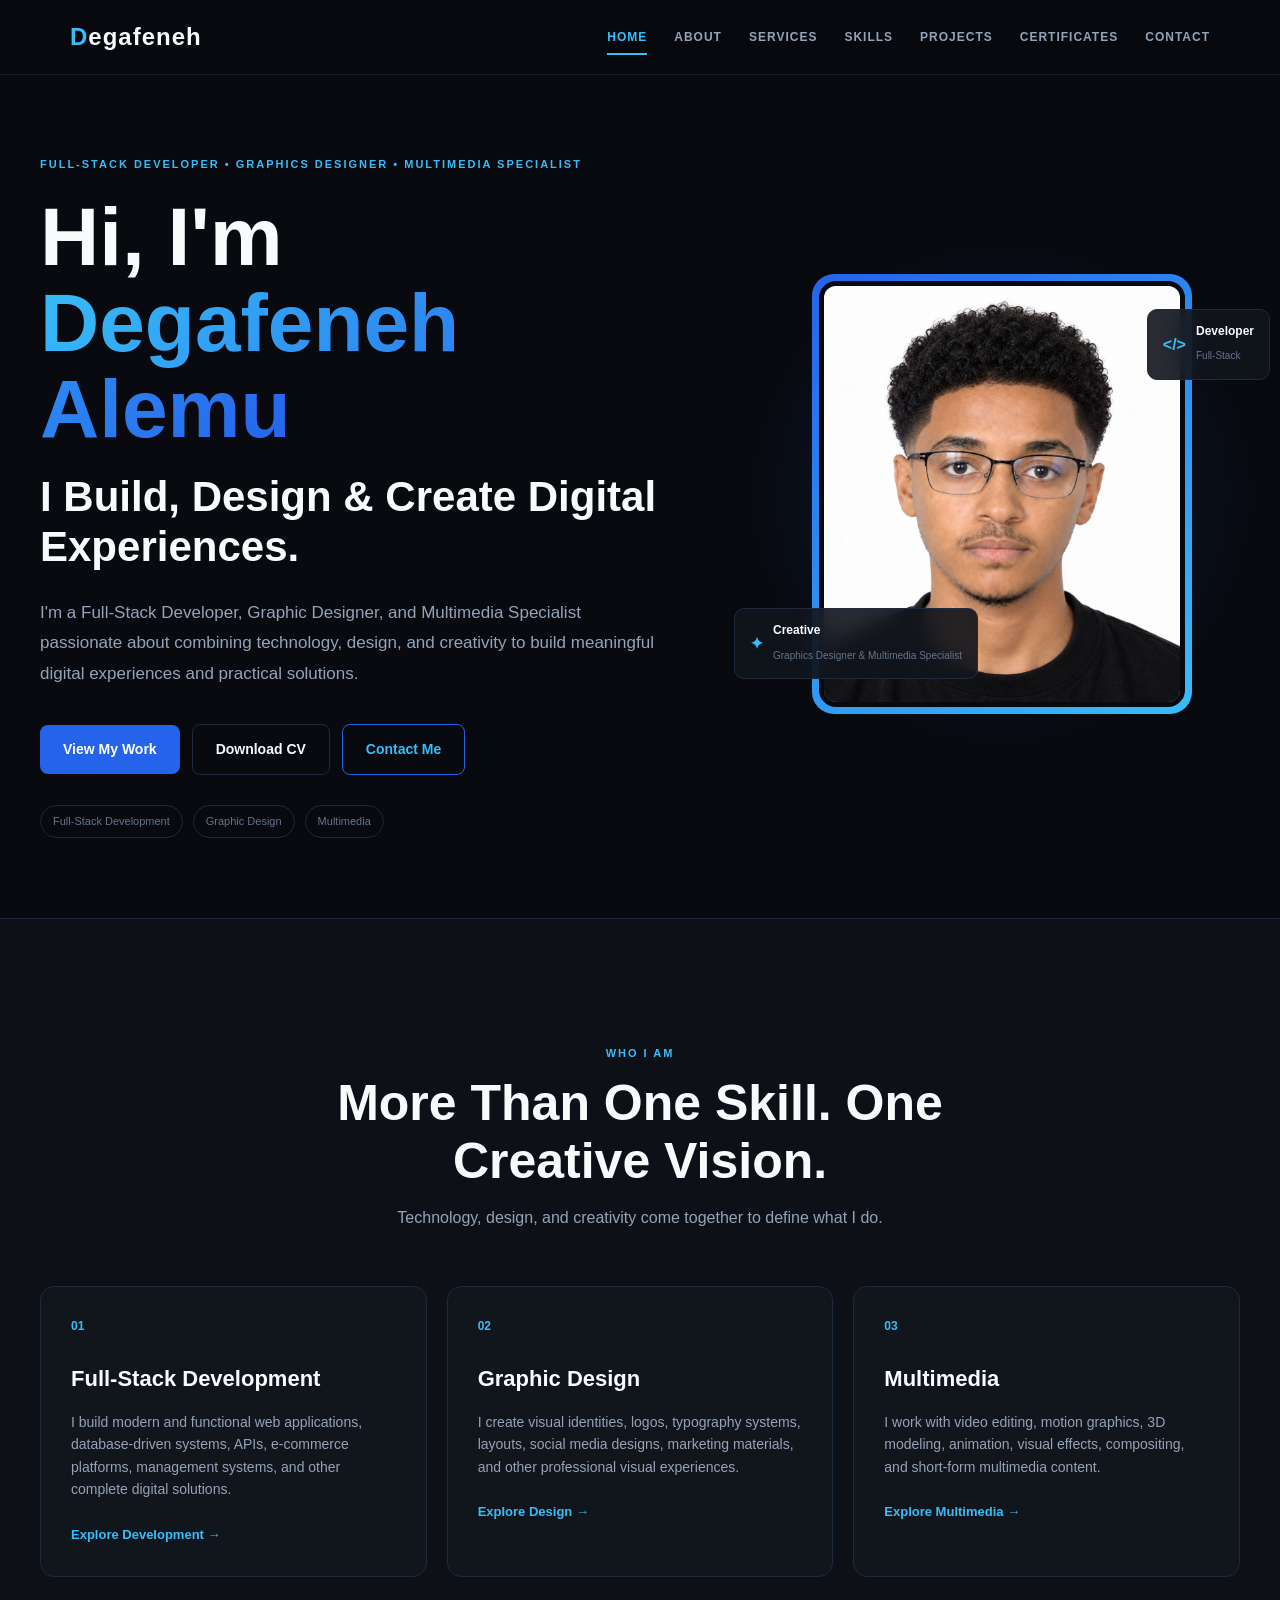
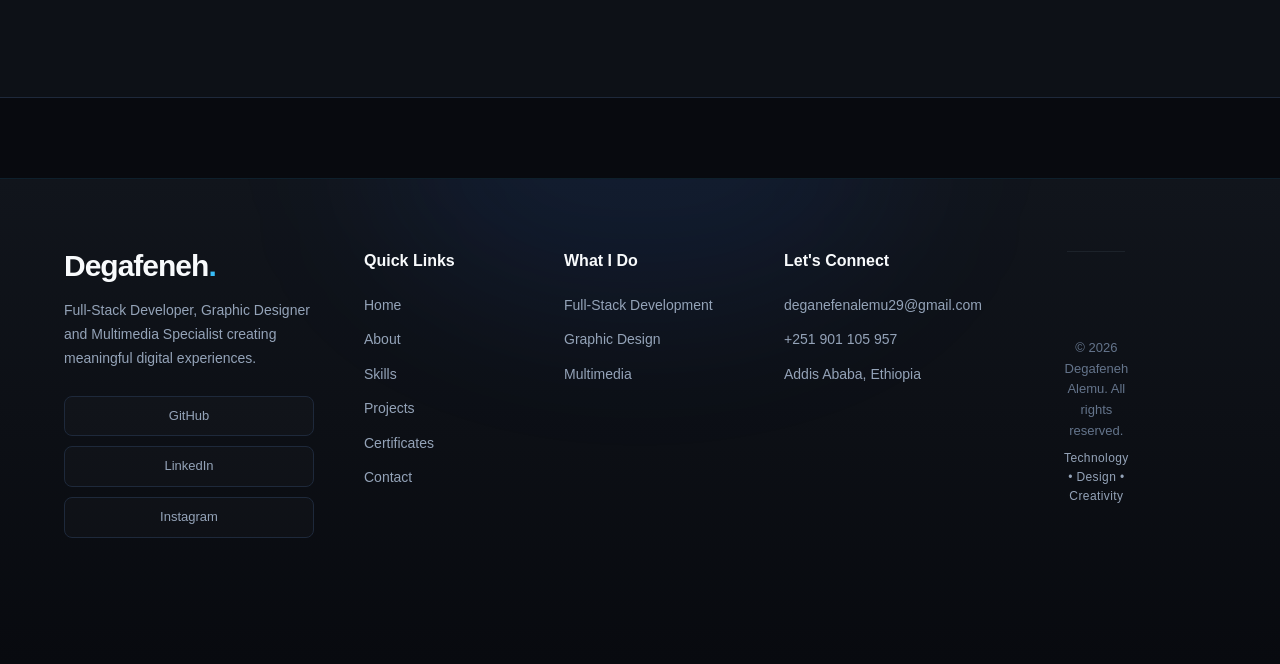
<file: index.html>
<!DOCTYPE html>
<html lang="en">

<head>

    <meta charset="UTF-8">

    <meta
        name="viewport"
        content="width=device-width, initial-scale=1.0"
    >

    <meta
        name="description"
        content="Degafeneh Alemu - Full-Stack Developer, Graphic Designer and Multimedia Specialist."
    >

    <title>
        Degafeneh Alemu | Developer • Designer • Multimedia Specialist
    </title>

    <!-- Main Styles -->
    <link rel="stylesheet" href="css/style.css">

    <!-- Responsive Styles -->
    <link rel="stylesheet" href="css/responsive.css">

    <!-- Animation Styles -->
    <link rel="stylesheet" href="css/animations.css">

</head>


<body>

    <!-- ================================
         NAVBAR
    ================================= -->

    <div id="navbar"></div>


    <!-- ================================
         MAIN
    ================================= -->

    <main>


        <!-- ================================
             HERO SECTION
        ================================= -->

        <section class="hero">

            <div class="hero-container">


                <!-- Hero Content -->

                <div class="hero-content">

                    <span class="hero-label">
                        FULL-STACK DEVELOPER • GRAPHICS DESIGNER • MULTIMEDIA SPECIALIST
                    </span>


                    <h1>
                        Hi, I'm
                        <span class="gradient-text">
                            Degafeneh Alemu
                        </span>
                    </h1>


                    <h2>
                        I Build, Design & Create Digital Experiences.
                    </h2>


                    <p class="hero-description">

                        I'm a Full-Stack Developer, Graphic Designer,
                        and Multimedia Specialist passionate about
                        combining technology, design, and creativity
                        to build meaningful digital experiences and
                        practical solutions.

                    </p>


                    <!-- Hero Buttons -->

                    <div class="hero-buttons">

                        <a
                            href="projects.html"
                            class="btn btn-primary"
                        >
                            View My Work
                        </a>


                        <a
                            href="assets/documents/Degafeneh_Alemu_CV.pdf"
                            class="btn btn-outline"
                            download
                        >
                            Download CV
                        </a>


                        <a
                            href="contact.html"
                            class="btn btn-secondary"
                        >
                            Contact Me
                        </a>

                    </div>


                    <!-- Hero Skills -->

                    <div class="hero-skills">

                        <span>Full-Stack Development</span>
                        <span>Graphic Design</span>
                        <span>Multimedia</span>

                    </div>

                </div>


                <!-- Hero Image -->

                <div class="hero-image-container">

                    <div class="hero-image-glow"></div>


                    <div class="hero-image-frame">

                        <img
                            src="assets/images/profile/profile.jpg"
                            alt="Degafeneh Alemu"
                            class="hero-image"
                        >

                    </div>


                    <!-- Floating Badge -->

                    <div class="floating-badge badge-top">

                        <span class="badge-icon">
                            &lt;/&gt;
                        </span>

                        <div>
                            <strong>Developer</strong>
                            <small>Full-Stack</small>
                        </div>

                    </div>


                    <div class="floating-badge badge-bottom">

                        <span class="badge-icon">
                            ✦
                        </span>

                        <div>
                            <strong>Creative</strong>
                            <small>
                                Graphics Designer & Multimedia Specialist
                            </small>
                        </div>

                    </div>

                </div>

            </div>

        </section>


        <!-- ================================
             INTRO SECTION
        ================================= -->

        <section class="home-intro page-intro">

            <div class="container">

                <div class="section-header">

                    <span class="section-label">
                        WHO I AM
                    </span>

                    <h2>
                        More Than One Skill. One Creative Vision.
                    </h2>

                    <p>
                        Technology, design, and creativity come together
                        to define what I do.
                    </p>

                </div>


                <div class="intro-grid page-intro-delay-1">


                    <!-- Development -->

                    <article class="intro-card">

                        <div class="card-number">
                            01
                        </div>

                        <h3>
                            Full-Stack Development
                        </h3>

                        <p>
                            I build modern and functional web
                            applications, database-driven systems,
                            APIs, e-commerce platforms, management
                            systems, and other complete digital
                            solutions.
                        </p>

                        <a href="skills.html">
                            Explore Development →
                        </a>

                    </article>


                    <!-- Design -->

                    <article class="intro-card">

                        <div class="card-number">
                            02
                        </div>

                        <h3>
                            Graphic Design
                        </h3>

                        <p>
                            I create visual identities, logos,
                            typography systems, layouts, social media
                            designs, marketing materials, and other
                            professional visual experiences.
                        </p>

                        <a href="skills.html">
                            Explore Design →
                        </a>

                    </article>


                    <!-- Multimedia -->

                    <article class="intro-card">

                        <div class="card-number">
                            03
                        </div>

                        <h3>
                            Multimedia
                        </h3>

                        <p>
                            I work with video editing, motion graphics,
                            3D modeling, animation, visual effects,
                            compositing, and short-form multimedia
                            content.
                        </p>

                        <a href="skills.html">
                            Explore Multimedia →
                        </a>

                    </article>

                </div>

            </div>

        </section>


    </main>


    <!-- ================================
         JAVASCRIPT
    ================================= -->

    <script src="js/navbar.js"></script>

    <div id="footer"></div>

    <script src="js/footer.js"></script>

</body>

</html>
</file>
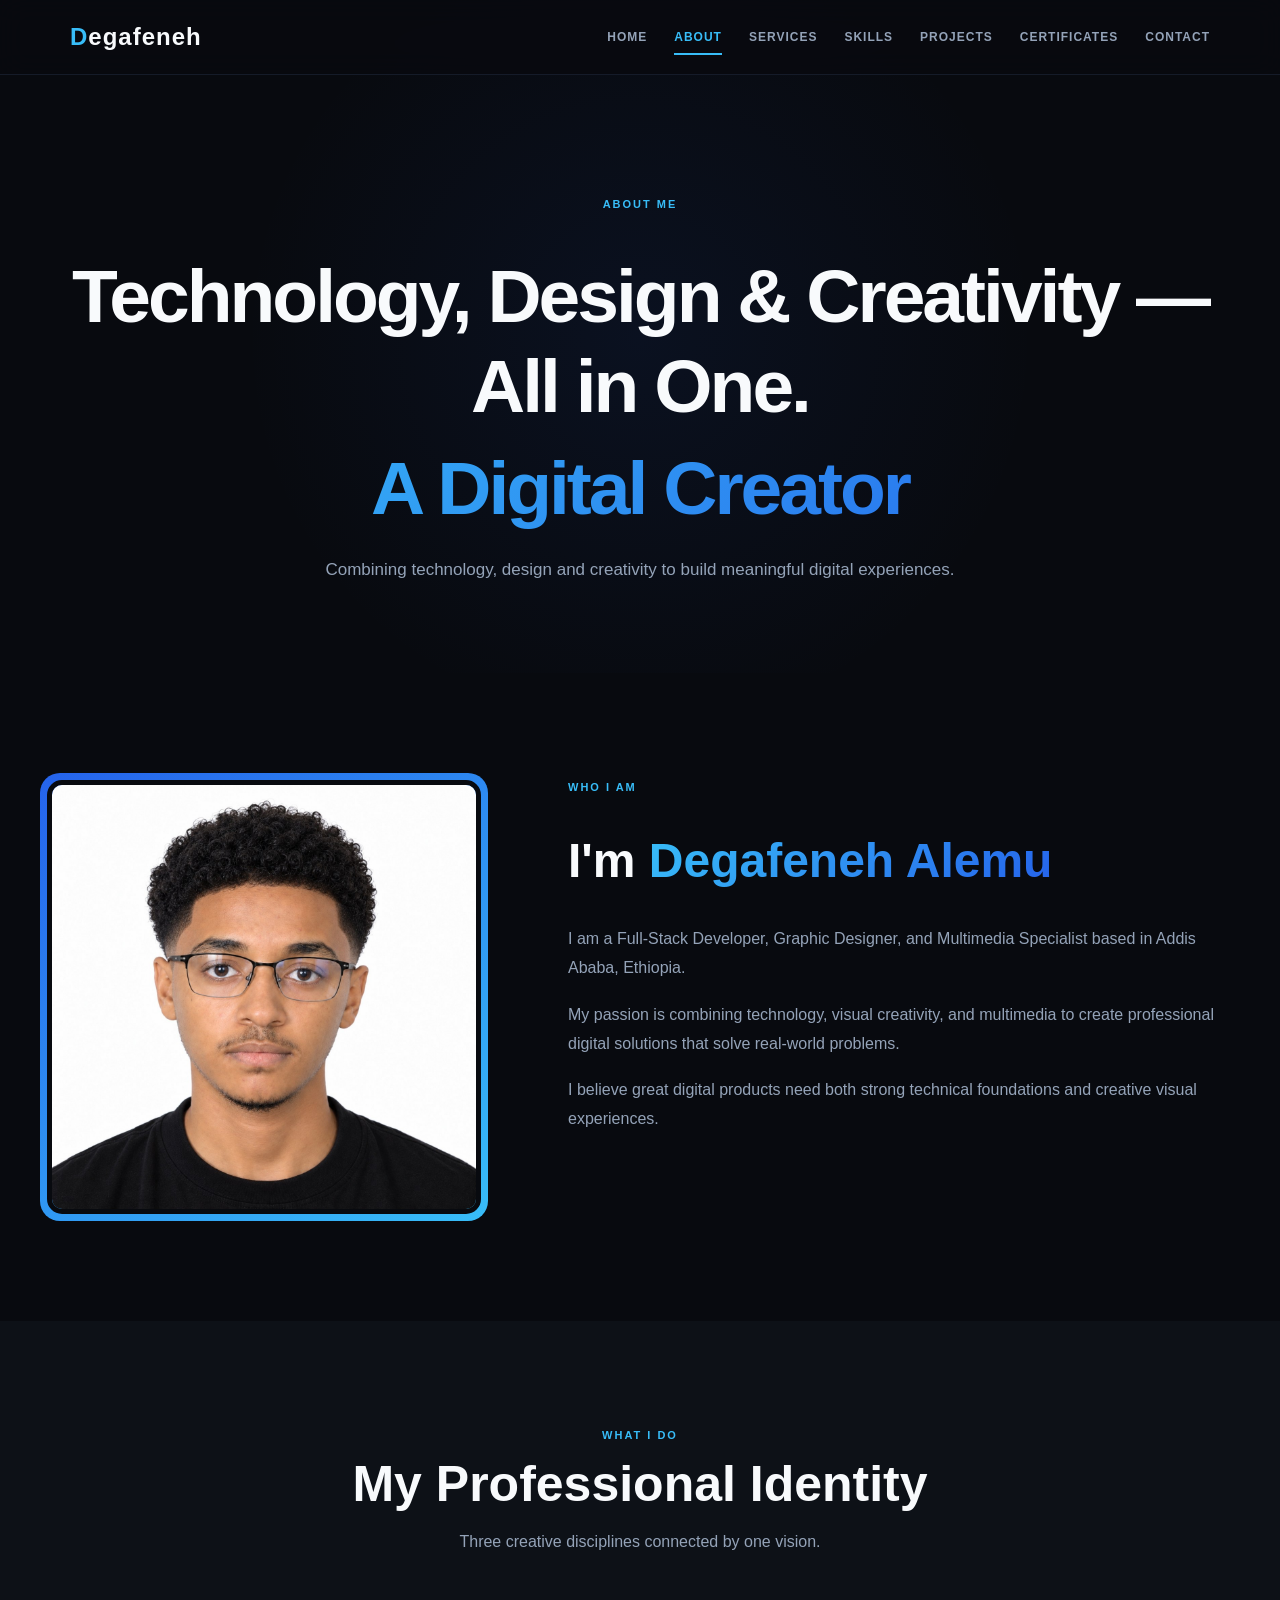
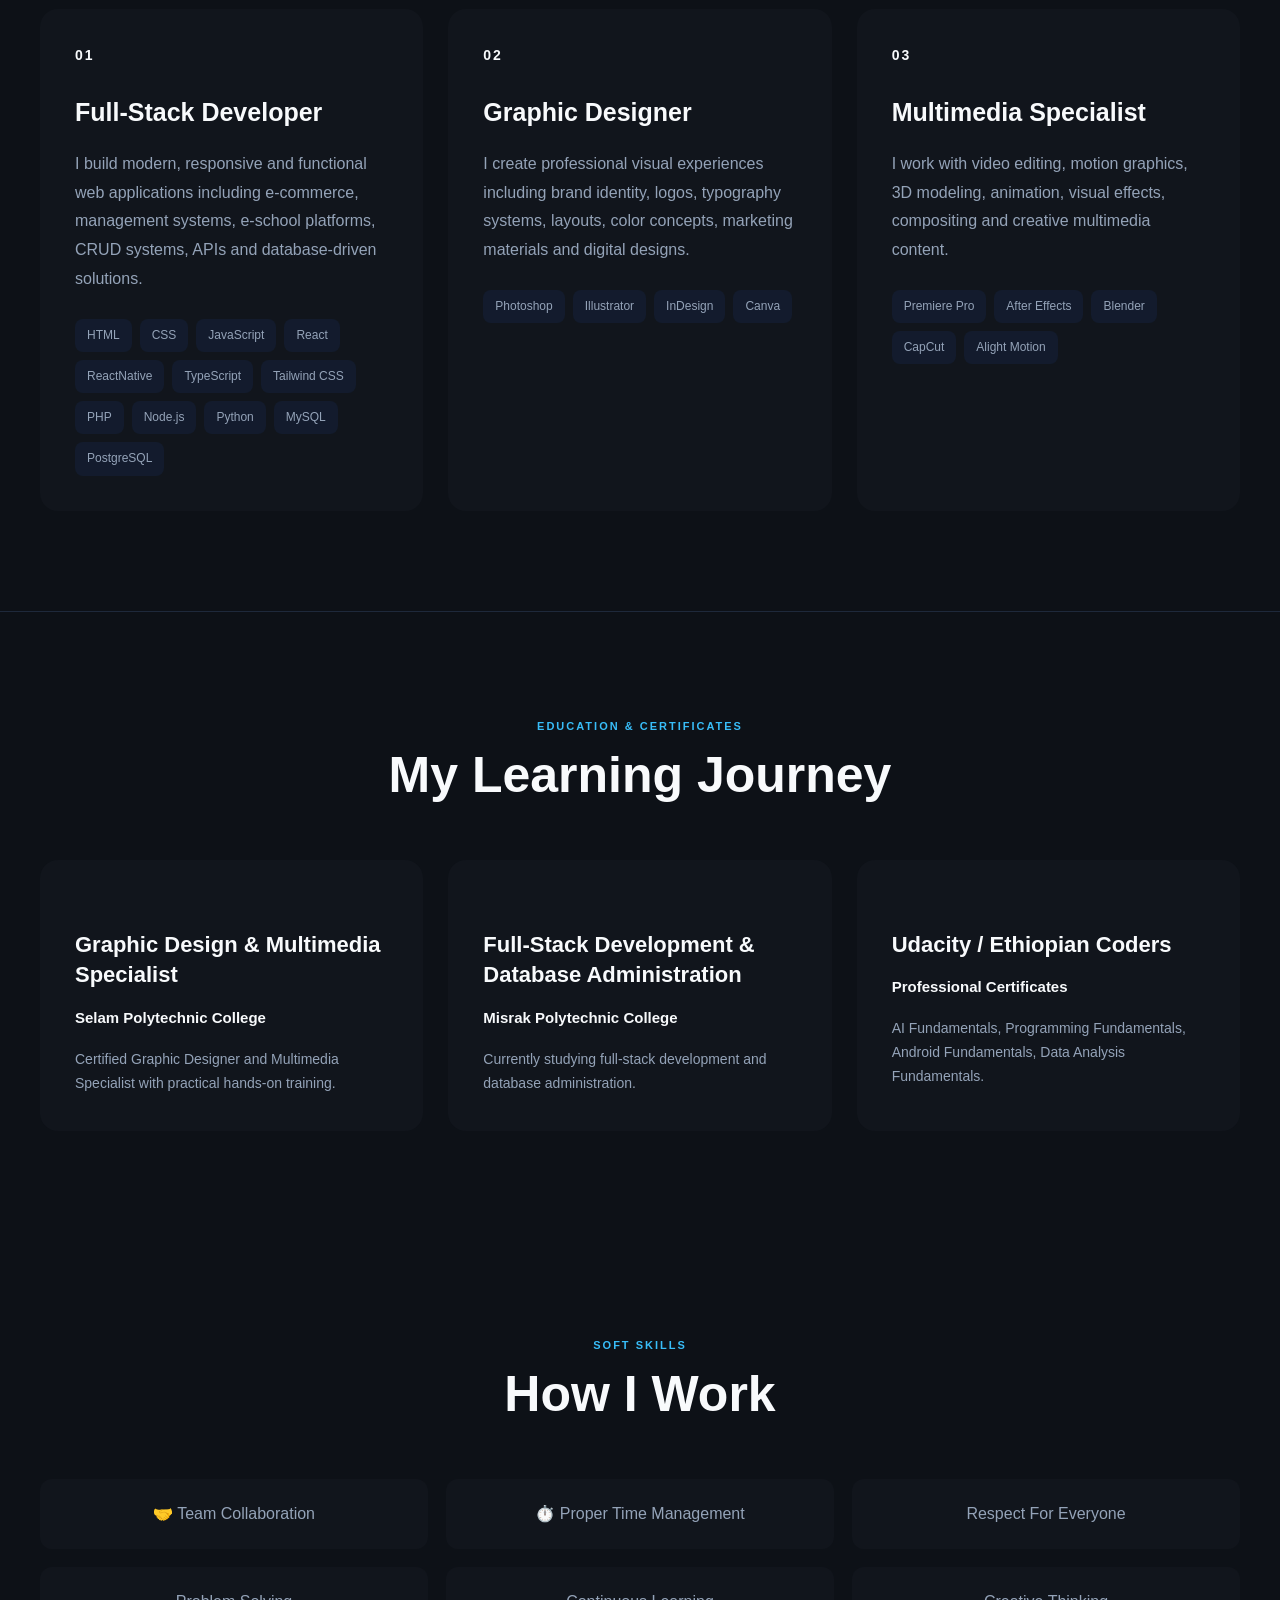
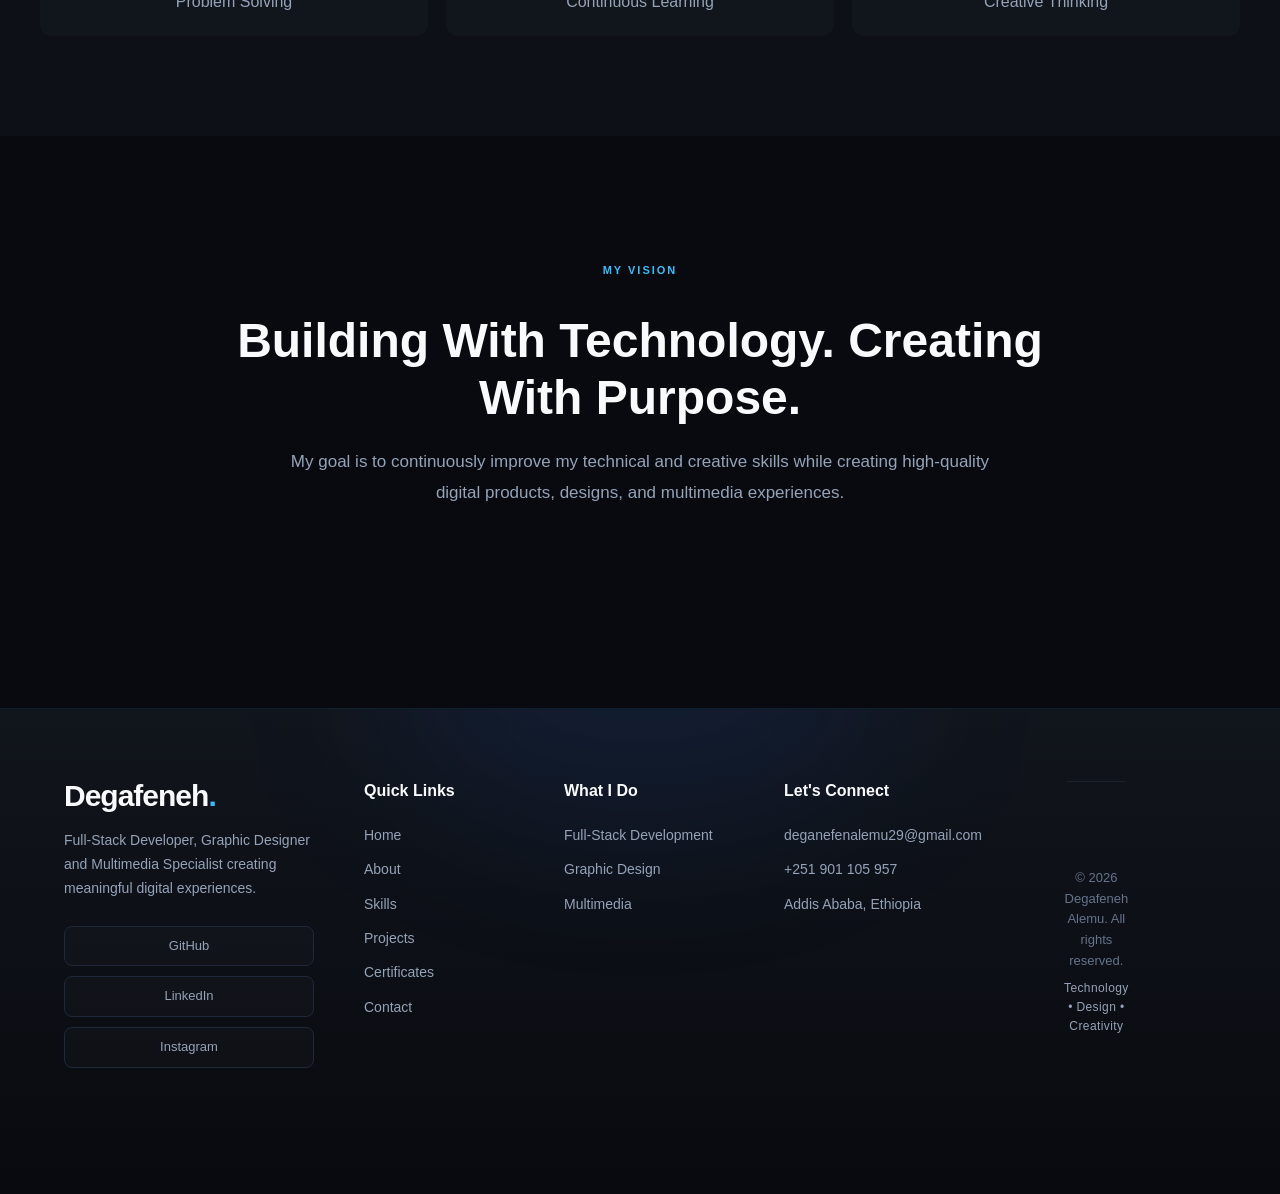
<file: about.html>
<!DOCTYPE html>
<html lang="en">

<head>

    <meta charset="UTF-8">

    <meta 
        name="viewport" 
        content="width=device-width, initial-scale=1.0"
    >

    <title>
        About Me | Degafeneh Alemu
    </title>


    <link rel="stylesheet" href="css/style.css">

    <link rel="stylesheet" href="css/responsive.css">

    <link rel="stylesheet" href="css/animations.css">


</head>


<body>


<!-- NAVBAR -->

<div id="navbar"></div>



<main>


<!-- ================================
     PAGE HERO
================================ -->


<section class="page-hero">

    <div class="container">


        <span class="section-label">
            ABOUT ME
        </span>


        <h1 class="about-title">
                Technology, Design & Creativity — All in One.
            <span class="gradient-text">
                A Digital Creator
            </span>
        </h1>


        <p>

            Combining technology, design and creativity
            to build meaningful digital experiences.

        </p>


    </div>

</section>





<!-- ================================
     ABOUT INTRO
================================ -->


<section class="about-intro">


<div class="container">


<div class="about-grid">



<!-- IMAGE -->

<div class="about-image-container">


<div class="about-image-frame">


<img

src="assets/images/profile/profile.jpg"

alt="Degafeneh Alemu"

class="about-image"

/>


</div>


</div>





<!-- TEXT -->


<div class="about-content">


<span class="section-label">
WHO I AM
</span>



<h2>

I'm 
<span class="gradient-text">
Degafeneh Alemu
</span>

</h2>




<p>

I am a Full-Stack Developer, Graphic Designer,
and Multimedia Specialist based in Addis Ababa,
Ethiopia.

</p>



<p>

My passion is combining technology,
visual creativity, and multimedia to create
professional digital solutions that solve
real-world problems.

</p>



<p>

I believe great digital products need both
strong technical foundations and creative
visual experiences.

</p>



</div>


</div>


</div>


</section>





<!-- ================================
 PROFESSIONAL IDENTITY
================================ -->


<section class="identity-section">


<div class="container">


<div class="section-header">


<span class="section-label">

WHAT I DO

</span>


<h2>

My Professional Identity

</h2>


<p>

Three creative disciplines connected
by one vision.

</p>


</div>





<div class="identity-grid">





<!-- FULL STACK -->


<div class="identity-card">


<div class="identity-number">

01

</div>



<h3>

Full-Stack Developer

</h3>



<p>

I build modern, responsive and functional
web applications including e-commerce,
management systems, e-school platforms,
CRUD systems, APIs and database-driven
solutions.

</p>



<div class="tech-list">

<span>
HTML
</span>

<span>
CSS
</span>

<span>
JavaScript
</span>

<span>
React
</span>

<span>
ReactNative
</span>

<span>
TypeScript
</span>

<span>
Tailwind CSS
</span>

<span>
PHP
</span>

<span>
Node.js
</span>

<span>
Python
</span>

<span>
MySQL
</span>

<span>
PostgreSQL
</span>


</div>



</div>







<!-- DESIGN -->


<div class="identity-card">


<div class="identity-number">

02

</div>



<h3>

Graphic Designer

</h3>



<p>

I create professional visual experiences
including brand identity, logos,
typography systems, layouts, color
concepts, marketing materials and
digital designs.

</p>



<div class="tech-list">

<span>
Photoshop
</span>

<span>
Illustrator
</span>

<span>
InDesign
</span>

<span>
Canva
</span>


</div>



</div>







<!-- MULTIMEDIA -->


<div class="identity-card">


<div class="identity-number">

03

</div>



<h3>

Multimedia Specialist

</h3>



<p>

I work with video editing, motion graphics,
3D modeling, animation, visual effects,
compositing and creative multimedia
content.

</p>



<div class="tech-list">


<span>
Premiere Pro
</span>


<span>
After Effects
</span>


<span>
Blender
</span>


<span>
CapCut
</span>


<span>
Alight Motion
</span>


</div>



</div>




</div>


</div>


</section>







<!-- ================================
 EDUCATION
================================ -->


<section class="education-section">


<div class="container">


<div class="section-header">


<span class="section-label">

EDUCATION & CERTIFICATES

</span>


<h2>

My Learning Journey

</h2>


</div>





<div class="education-grid">





<div class="education-card">


<h3>

Graphic Design &
Multimedia Specialist

</h3>


<h4>

Selam Polytechnic College

</h4>



<p>

Certified Graphic Designer and Multimedia
Specialist with practical hands-on training.

</p>



</div>







<div class="education-card">


<h3>

Full-Stack Development &
Database Administration

</h3>



<h4>

Misrak Polytechnic College

</h4>



<p>

Currently studying full-stack development
and database administration.

</p>



</div>






<div class="education-card">


<h3>

Udacity / Ethiopian Coders

</h3>



<h4>

Professional Certificates

</h4>



<p>

AI Fundamentals,
Programming Fundamentals,
Android Fundamentals,
Data Analysis Fundamentals.

</p>



</div>



</div>



</div>


</section>








<!-- ================================
 SOFT SKILLS
================================ -->


<section class="softskill-section">


<div class="container">


<div class="section-header">


<span class="section-label">

SOFT SKILLS

</span>


<h2>

How I Work

</h2>


</div>





<div class="softskill-grid">


<div>
🤝 Team Collaboration
</div>


<div>
⏱️ Proper Time Management
</div>


<div>
Respect For Everyone
</div>


<div>
Problem Solving
</div>


<div>
Continuous Learning
</div>


<div>
Creative Thinking
</div>


</div>



</div>


</section>







<!-- ================================
 VISION
================================ -->


<section class="goal-section">


<div class="container">


<div class="goal-content">


<span class="section-label">

MY VISION

</span>



<h2>

Building With Technology.
Creating With Purpose.

</h2>



<p>

My goal is to continuously improve my
technical and creative skills while creating
high-quality digital products, designs,
and multimedia experiences.

</p>



</div>


</div>


</section>





</main>





<script src="js/navbar.js"></script>

<div id="footer"></div>

<script src="js/footer.js"></script>


</body>


</html>
</file>
<file: css/style.css>
/* ========================================
   ROOT VARIABLES
======================================== */

:root {

    --bg-primary: #080A0F;
    --bg-secondary: #0D1117;
    --bg-card: #11151C;

    --primary: #2563EB;
    --primary-light: #38BDF8;

    --text-primary: #F8FAFC;
    --text-secondary: #94A3B8;
    --text-muted: #64748B;

    --border: #1E293B;

    --container-width: 1200px;

    --transition: 0.3s ease;

}


/* ========================================
   RESET
======================================== */

* {
    margin: 0;
    padding: 0;
    box-sizing: border-box;
}


html {
    scroll-behavior: smooth;
}


body {

    font-family:
        Arial,
        Helvetica,
        sans-serif;

    background: var(--bg-primary);

    color: var(--text-primary);

    line-height: 1.6;

}


img {
    max-width: 100%;
}


a {
    color: inherit;
    text-decoration: none;
}


button {
    font-family: inherit;
}


.container {

    width: min(
        calc(100% - 60px),
        var(--container-width)
    );

    margin: 0 auto;

}


/* ========================================
   NAVBAR
======================================== */

.navbar {

    position: fixed;

    top: 0;
    left: 0;

    width: 100%;

    z-index: 1000;

    background:
        rgba(8, 10, 15, 0.88);

    backdrop-filter: blur(14px);

    border-bottom:
        1px solid rgba(30, 41, 59, 0.6);

}


.nav-container {

    max-width: var(--container-width);

    margin: auto;

    padding: 18px 30px;

    display: flex;

    align-items: center;

    justify-content: space-between;

}


/* Logo */

.logo {

    font-size: 24px;

    font-weight: 800;

    letter-spacing: 1px;

}


.logo span {

    color: var(--primary-light);

}


/* Navigation */

.nav-menu {

    display: flex;

    align-items: center;

    gap: 27px;

}


.nav-link {

    position: relative;

    color: var(--text-secondary);

    font-size: 12px;

    font-weight: 700;

    letter-spacing: 1px;

    transition: var(--transition);

}


.nav-link:hover {

    color: var(--text-primary);

}


.nav-link.active {

    color: var(--primary-light);

}


.nav-link::after {

    content: "";

    position: absolute;

    left: 0;

    bottom: -8px;

    width: 0;

    height: 2px;

    background: var(--primary-light);

    transition: var(--transition);

}


.nav-link:hover::after,
.nav-link.active::after {

    width: 100%;

}


.menu-toggle {

    display: none;

    border: none;

    background: transparent;

    color: var(--text-primary);

    font-size: 27px;

    cursor: pointer;

}


/* ========================================
   GRADIENT TEXT
======================================== */

.gradient-text {

    background:
        linear-gradient(
            135deg,
            var(--primary-light),
            var(--primary)
        );

    -webkit-background-clip: text;
    background-clip: text;

    color: transparent;

}


/* ========================================
   HERO
======================================== */

.hero {

    min-height: 100vh;

    display: flex;

    align-items: center;

    padding:
        150px 0
        80px;

}


.hero-container {

    width: min(
        calc(100% - 60px),
        var(--container-width)
    );

    margin: auto;

    display: grid;

    grid-template-columns:
        1.15fr
        0.85fr;

    align-items: center;

    gap: 80px;

}


/* Hero Content */

.hero-content {

    max-width: 700px;

}


.hero-label {

    display: inline-block;

    color: var(--primary-light);

    font-size: 11px;

    font-weight: 700;

    letter-spacing: 2px;

    margin-bottom: 20px;

}


.hero h1 {

    font-size:
        clamp(48px, 7vw, 82px);

    line-height: 1.05;

    margin-bottom: 20px;

}


.hero h2 {

    max-width: 650px;

    font-size:
        clamp(25px, 4vw, 42px);

    line-height: 1.2;

    margin-bottom: 25px;

}


.hero-description {

    max-width: 620px;

    color: var(--text-secondary);

    font-size: 17px;

    line-height: 1.8;

    margin-bottom: 35px;

}


/* ========================================
   BUTTONS
======================================== */

.hero-buttons {

    display: flex;

    align-items: center;

    gap: 12px;

    flex-wrap: wrap;

}


.btn {

    display: inline-flex;

    align-items: center;

    justify-content: center;

    padding: 13px 23px;

    border-radius: 8px;

    font-size: 14px;

    font-weight: 700;

    transition: var(--transition);

}


.btn-primary {

    background: var(--primary);

    color: #ffffff;

}


.btn-primary:hover {

    transform: translateY(-3px);

    box-shadow:
        0 12px 30px
        rgba(37, 99, 235, 0.3);

}


.btn-outline {

    border:
        1px solid var(--border);

    color: var(--text-primary);

}


.btn-outline:hover {

    border-color: var(--primary-light);

    color: var(--primary-light);

    transform: translateY(-3px);

}


.btn-secondary {

    background: transparent;

    border:
        1px solid var(--primary);

    color: var(--primary-light);

}


.btn-secondary:hover {

    background: var(--primary);

    color: white;

    transform: translateY(-3px);

}


/* ========================================
   HERO SKILLS
======================================== */

.hero-skills {

    display: flex;

    flex-wrap: wrap;

    gap: 10px;

    margin-top: 30px;

}


.hero-skills span {

    padding: 7px 12px;

    border:
        1px solid var(--border);

    border-radius: 20px;

    color: var(--text-muted);

    font-size: 11px;

}


/* ========================================
   HERO IMAGE
======================================== */

.hero-image-container {

    position: relative;

    display: flex;

    justify-content: center;

    align-items: center;

}


.hero-image-glow {

    position: absolute;

    width: 360px;

    height: 360px;

    border-radius: 50%;

    background:
        rgba(37, 99, 235, 0.15);

    filter: blur(60px);

}


.hero-image-frame {

    position: relative;

    width: 380px;

    height: 440px;

    padding: 7px;

    border-radius: 22px;

    background:
        linear-gradient(
            145deg,
            var(--primary),
            var(--primary-light)
        );

}


.hero-image {

    width: 100%;

    height: 100%;

    object-fit: cover;

    object-position: center;

    display: block;

    border-radius: 17px;

    border:
        5px solid var(--bg-primary);

}


/* ========================================
   FLOATING BADGES
======================================== */

.floating-badge {

    position: absolute;

    display: flex;

    align-items: center;

    gap: 10px;

    padding: 12px 15px;

    background:
        rgba(17, 21, 28, 0.9);

    border:
        1px solid var(--border);

    border-radius: 10px;

    backdrop-filter: blur(10px);

}


.floating-badge strong {

    display: block;

    font-size: 12px;

}


.floating-badge small {

    color: var(--text-muted);

    font-size: 10px;

}


.badge-icon {

    color: var(--primary-light);

    font-weight: 800;

}


.badge-top {

    top: 35px;

    right: -30px;

}


.badge-bottom {

    bottom: 35px;

    left: -30px;

}


/* ========================================
   SECTION HEADER
======================================== */

.section-header {

    text-align: center;

    max-width: 700px;

    margin:
        0 auto 55px;

}


.section-label {

    display: inline-block;

    color: var(--primary-light);

    font-size: 11px;

    font-weight: 700;

    letter-spacing: 2px;

    margin-bottom: 12px;

}


.section-header h2 {

    font-size:
        clamp(32px, 5vw, 50px);

    line-height: 1.15;

    margin-bottom: 15px;

}


.section-header p {

    color: var(--text-secondary);

}


/* ========================================
   HOME INTRO
======================================== */

.home-intro {

    padding: 120px 0;

    background: var(--bg-secondary);

    border-top:
        1px solid var(--border);

    border-bottom:
        1px solid var(--border);

}


.intro-grid {

    display: grid;

    grid-template-columns:
        repeat(3, 1fr);

    gap: 20px;

}


.intro-card {

    padding: 30px;

    background: var(--bg-card);

    border:
        1px solid var(--border);

    border-radius: 14px;

    transition: var(--transition);

}


.intro-card:hover {

    transform: translateY(-7px);

    border-color:
        rgba(56, 189, 248, 0.4);

}


.card-number {

    color: var(--primary-light);

    font-size: 12px;

    font-weight: 800;

    margin-bottom: 25px;

}


.intro-card h3 {

    font-size: 22px;

    margin-bottom: 15px;

}


.intro-card p {

    color: var(--text-secondary);

    font-size: 14px;

    margin-bottom: 20px;

}


.intro-card a {

    color: var(--primary-light);

    font-size: 13px;

    font-weight: 700;

}


/* ========================================
   PAGE HERO
======================================== */

.page-hero {

    padding:
        190px 0
        90px;

    text-align: center;

    background:
        radial-gradient(
            circle at center,
            rgba(37, 99, 235, 0.08),
            transparent 55%
        );

}


.page-hero h1 {

    font-size:
        clamp(45px, 7vw, 75px);

    margin-bottom: 15px;

}


.page-hero p {

    color: var(--text-secondary);

    font-size: 17px;

}


/* ========================================
   ABOUT
======================================== */

.about-section {

    padding: 100px 0;

}


.about-grid {

    display: grid;

    grid-template-columns:
        0.8fr
        1.2fr;

    gap: 80px;

    align-items: start;

}


.about-image-container {

    position: sticky;

    top: 130px;

}


.about-image-glow {

    position: absolute;

    inset: 10%;

    background:
        rgba(37, 99, 235, 0.15);

    filter: blur(60px);

}


.about-image-frame {

    position: relative;

    padding: 7px;

    background:
        linear-gradient(
            145deg,
            var(--primary),
            var(--primary-light)
        );

    border-radius: 20px;

}


.about-image {

    width: 100%;

    display: block;

    border-radius: 15px;

    border:
        5px solid var(--bg-primary);

}


.about-content h2 {

    font-size:
        clamp(35px, 5vw, 55px);

    margin-bottom: 25px;

}


.about-content > p {

    color: var(--text-secondary);

    font-size: 16px;

    line-height: 1.9;

    margin-bottom: 35px;

}


.about-block {

    padding:
        25px 0;

    border-top:
        1px solid var(--border);

}


.about-block h3 {

    font-size: 21px;

    margin-bottom: 15px;

}


.about-block h3 span {

    color: var(--primary-light);

    font-size: 12px;

    margin-right: 12px;

}


.about-block p {

    color: var(--text-secondary);

    font-size: 14px;

    line-height: 1.8;

    margin-bottom: 12px;

}


/* ========================================
   EDUCATION
======================================== */

.education-section {

    padding: 110px 0;

    background: var(--bg-secondary);

    border-top:
        1px solid var(--border);

}


.education-grid {

    display: grid;

    grid-template-columns:
        repeat(2, 1fr);

    gap: 25px;

}


.education-card {

    position: relative;

    padding: 35px;

    background: var(--bg-card);

    border:
        1px solid var(--border);

    border-radius: 15px;

}


.education-number {

    color: var(--primary-light);

    font-size: 12px;

    font-weight: 800;

}


.education-status {

    float: right;

    padding: 5px 10px;

    border-radius: 20px;

    font-size: 9px;

    font-weight: 800;

}


.certified {

    color: #38BDF8;

    border:
        1px solid #38BDF8;

}


.ongoing {

    color: #94A3B8;

    border:
        1px solid #475569;

}


.education-card h3 {

    margin-top: 35px;

    margin-bottom: 10px;

    font-size: 22px;

}


.education-card h4 {

    color: var(--primary-light);

    font-size: 14px;

    margin-bottom: 15px;

}


.education-card p {

    color: var(--text-secondary);

    font-size: 14px;

    line-height: 1.8;

}


/* ========================================
   GOAL
======================================== */

.goal-section {

    padding: 120px 0;

}


.goal-content {

    max-width: 850px;

    margin: auto;

    text-align: center;

}


.goal-content h2 {

    font-size:
        clamp(35px, 6vw, 60px);

    line-height: 1.15;

    margin-bottom: 30px;

}


.goal-content p {

    color: var(--text-secondary);

    max-width: 750px;

    margin:
        0 auto 18px;

    line-height: 1.9;

}

/* ========================================
   EDUCATION SKILLS
======================================== */

.education-skills {

    display: flex;

    flex-wrap: wrap;

    gap: 8px;

    margin-top: 25px;

}


.education-skills span {

    padding: 6px 10px;

    border: 1px solid var(--border);

    border-radius: 20px;

    color: var(--text-muted);

    font-size: 10px;

}


/* ========================================
   CERTIFICATE LIST
======================================== */

.certificate-list {

    margin-top: 25px;

    display: flex;

    flex-direction: column;

    gap: 10px;

}


.certificate-item {

    display: flex;

    align-items: center;

    gap: 12px;

    padding: 10px 12px;

    background: var(--bg-secondary);

    border: 1px solid var(--border);

    border-radius: 8px;

}


.certificate-item span {

    color: var(--primary-light);

    font-size: 10px;

    font-weight: 800;

}


.certificate-item strong {

    color: var(--text-primary);

    font-size: 12px;

}

/* =========================================
   ABOUT PAGE
========================================= */

.about-intro {
    padding: 100px 0;
}

.about-content h2 {
    font-size: 48px;
    margin: 15px 0 25px;
}

.about-content p {
    color: var(--text-secondary);
    line-height: 1.8;
    margin-bottom: 18px;
    font-size: 16px;
}


/* =========================================
   PROFESSIONAL IDENTITY
========================================= */

.identity-section {
    padding: 100px 0;
    background: var(--bg-secondary);
}

.identity-grid {
    display: grid;
    grid-template-columns: repeat(3, 1fr);
    gap: 25px;
    margin-top: 50px;
}

.identity-card {
    background: var(--bg-card);
    border: 1px solid var(--border-color);
    border-radius: 18px;
    padding: 35px;
    transition: 0.3s ease;
}

.identity-card:hover {
    transform: translateY(-8px);
    border-color: var(--primary-color);
    box-shadow: 0 15px 40px rgba(37, 99, 235, 0.12);
}

.identity-number {
    font-size: 14px;
    color: var(--primary-color);
    font-weight: 700;
    letter-spacing: 2px;
    margin-bottom: 25px;
}

.identity-card h3 {
    font-size: 25px;
    margin-bottom: 18px;
}

.identity-card p {
    color: var(--text-secondary);
    line-height: 1.8;
    margin-bottom: 25px;
}


/* =========================================
   TECHNOLOGY TAGS
========================================= */

.tech-list {
    display: flex;
    flex-wrap: wrap;
    gap: 8px;
}

.tech-list span {
    padding: 7px 12px;
    border-radius: 8px;
    background: rgba(37, 99, 235, 0.08);
    border: 1px solid var(--border-color);
    color: var(--text-secondary);
    font-size: 12px;
    transition: 0.3s ease;
}

.tech-list span:hover {
    color: var(--text-primary);
    border-color: var(--primary-color);
    background: rgba(37, 99, 235, 0.15);
}


/* =========================================
   EDUCATION
========================================= */

.education-section {
    padding: 100px 0;
}

.education-grid {
    display: grid;
    grid-template-columns: repeat(3, 1fr);
    gap: 25px;
    margin-top: 50px;
}

.education-card {
    padding: 35px;
    border-radius: 18px;
    background: var(--bg-card);
    border: 1px solid var(--border-color);
    transition: 0.3s ease;
}

.education-card:hover {
    transform: translateY(-6px);
    border-color: var(--primary-color);
}

.education-card h3 {
    font-size: 22px;
    margin-bottom: 15px;
    line-height: 1.4;
}

.education-card h4 {
    color: var(--primary-color);
    margin-bottom: 18px;
    font-size: 15px;
}

.education-card p {
    color: var(--text-secondary);
    line-height: 1.7;
}


/* =========================================
   SOFT SKILLS
========================================= */

.softskill-section {
    padding: 100px 0;
    background: var(--bg-secondary);
}

.softskill-grid {
    display: grid;
    grid-template-columns: repeat(3, 1fr);
    gap: 18px;
    margin-top: 45px;
}

.softskill-grid div {
    padding: 22px;
    background: var(--bg-card);
    border: 1px solid var(--border-color);
    border-radius: 12px;
    color: var(--text-secondary);
    text-align: center;
    transition: 0.3s ease;
}

.softskill-grid div:hover {
    color: var(--text-primary);
    border-color: var(--primary-color);
    transform: translateY(-4px);
}


/* =========================================
   VISION
========================================= */

.goal-section {
    padding: 120px 0;
}

.goal-content {
    max-width: 850px;
    margin: auto;
    text-align: center;
}

.goal-content h2 {
    font-size: 48px;
    margin: 20px 0;
    line-height: 1.2;
}

.goal-content p {
    max-width: 700px;
    margin: auto;
    color: var(--text-secondary);
    line-height: 1.8;
    font-size: 17px;
}

.about-title {
    font-size: clamp(48px, 6vw, 82px);
    line-height: 1.2;
    font-weight: 800;
    letter-spacing: -3px;
    text-align: center;
    max-width: 1200px;
    margin: 25px auto;
}

.about-title .gradient-text {
    display: block;
    margin-top: 12px;
    padding-bottom: 8px;
}

/* =========================================
   SERVICES PAGE
========================================= */

.services-hero {
    min-height: 65vh;
    display: flex;
    align-items: center;
    justify-content: center;
    text-align: center;
    padding: 140px 20px 90px;
}

.services-hero h1 {
    max-width: 900px;
    margin: 20px auto;
    font-size: clamp(48px, 7vw, 88px);
    line-height: 1.05;
    letter-spacing: -3px;
    font-weight: 800;
}

.services-hero p {
    max-width: 700px;
    margin: 30px auto 0;
    color: var(--text-secondary);
    font-size: 17px;
    line-height: 1.8;
}


/* =========================================
   SERVICES SECTION
========================================= */

.services-section {
    padding: 110px 0;
    background: var(--bg-primary);
}

.services-dark {
    background: var(--bg-secondary);
}

.services-section .section-header {
    max-width: 750px;
    margin-bottom: 55px;
}

.services-section .section-header h2 {
    font-size: clamp(34px, 5vw, 52px);
    margin: 15px 0;
    letter-spacing: -1.5px;
}

.services-section .section-header p {
    color: var(--text-secondary);
    line-height: 1.8;
    font-size: 16px;
}


/* =========================================
   SERVICES GRID
========================================= */

.services-grid {
    display: grid;
    grid-template-columns: repeat(3, 1fr);
    gap: 22px;
}

.service-card {
    position: relative;
    min-height: 250px;
    padding: 32px;
    background: var(--bg-card);
    border: 1px solid var(--border-color);
    border-radius: 18px;
    overflow: hidden;
    transition: 0.35s ease;
}

.service-card::before {
    content: "";
    position: absolute;
    top: 0;
    left: 0;
    width: 100%;
    height: 2px;
    background: linear-gradient(
        90deg,
        transparent,
        var(--primary-color),
        transparent
    );
    opacity: 0;
    transition: 0.35s ease;
}

.service-card:hover {
    transform: translateY(-8px);
    border-color: rgba(37, 99, 235, 0.5);
    box-shadow: 0 20px 45px rgba(37, 99, 235, 0.1);
}

.service-card:hover::before {
    opacity: 1;
}


/* =========================================
   SERVICE NUMBER
========================================= */

.service-number {
    display: inline-block;
    margin-bottom: 28px;
    color: var(--primary-color);
    font-size: 12px;
    font-weight: 700;
    letter-spacing: 2px;
}


/* =========================================
   SERVICE CONTENT
========================================= */

.service-card h3 {
    margin-bottom: 15px;
    font-size: 22px;
    line-height: 1.3;
}

.service-card p {
    margin: 0;
    color: var(--text-secondary);
    font-size: 14px;
    line-height: 1.8;
}


/* =========================================
   SERVICES CTA
========================================= */

.services-cta {
    padding: 120px 20px;
    text-align: center;
    background:
        radial-gradient(
            circle at center,
            rgba(37, 99, 235, 0.12),
            transparent 55%
        ),
        var(--bg-secondary);
}

.services-cta h2 {
    max-width: 850px;
    margin: 20px auto;
    font-size: clamp(42px, 6vw, 70px);
    line-height: 1.1;
    letter-spacing: -2px;
}

.services-cta p {
    max-width: 650px;
    margin: 25px auto 35px;
    color: var(--text-secondary);
    line-height: 1.8;
}

.services-cta .btn {
    display: inline-flex;
    align-items: center;
    justify-content: center;
}


/* =========================================
   RESPONSIVE SERVICES
========================================= */

@media (max-width: 1000px) {

    .services-grid {
        grid-template-columns: repeat(2, 1fr);
    }

}

@media (max-width: 650px) {

    .services-hero {
        min-height: 60vh;
        padding: 120px 20px 70px;
    }

    .services-hero h1 {
        letter-spacing: -2px;
    }

    .services-section {
        padding: 80px 0;
    }

    .services-grid {
        grid-template-columns: 1fr;
    }

    .service-card {
        min-height: auto;
        padding: 28px;
    }

    .services-cta {
        padding: 90px 20px;
    }

}

/* ========================================
   SKILLS PAGE
======================================== */

.skills-hero {
    min-height: 65vh;
    display: flex;
    align-items: center;
    justify-content: center;
    text-align: center;
    padding: 140px 20px 90px;
}

.skills-hero h1 {
    max-width: 900px;
    margin: 20px auto;
    font-size: clamp(48px, 7vw, 88px);
    line-height: 1.05;
    letter-spacing: -3px;
    font-weight: 800;
}

.skills-hero p {
    max-width: 700px;
    margin: 30px auto 0;
    color: var(--text-secondary);
    font-size: 17px;
    line-height: 1.8;
}


/* ========================================
   SKILLS SECTIONS
======================================== */

.skills-section {
    padding: 110px 0;
    background: var(--bg-primary);
}

.skills-dark {
    background: var(--bg-secondary);
}

.skills-section .section-header {
    max-width: 750px;
    margin-bottom: 55px;
}

.skills-section .section-header h2 {
    font-size: clamp(34px, 5vw, 52px);
    margin: 15px 0;
    letter-spacing: -1.5px;
}

.skills-section .section-header p {
    color: var(--text-secondary);
    line-height: 1.8;
    font-size: 16px;
}


/* ========================================
   SKILLS CATEGORY
======================================== */

.skills-category {
    margin-bottom: 45px;
}

.skills-category:last-child {
    margin-bottom: 0;
}

.skills-category h3 {
    margin-bottom: 20px;
    font-size: 18px;
    font-weight: 600;
}


/* ========================================
   SKILLS LIST
======================================== */

.skills-list {
    display: flex;
    flex-wrap: wrap;
    gap: 12px;
}

.skill-item {
    display: inline-flex;
    align-items: center;
    min-height: 44px;
    padding: 10px 18px;

    color: var(--text-primary);
    background: var(--bg-card);

    border: 1px solid var(--border-color);
    border-radius: 10px;

    font-size: 14px;
    font-weight: 500;

    transition: 0.3s ease;
}

.skill-item:hover {
    transform: translateY(-4px);
    border-color: var(--primary-color);
    box-shadow: 0 10px 30px rgba(37, 99, 235, 0.12);
}


/* ========================================
   SOFT SKILLS
======================================== */

.soft-skills-list {
    display: grid;
    grid-template-columns: repeat(2, 1fr);
    gap: 18px;
}

.soft-skill {
    display: flex;
    align-items: center;
    gap: 20px;

    min-height: 85px;
    padding: 22px 25px;

    background: var(--bg-card);
    border: 1px solid var(--border-color);
    border-radius: 14px;

    transition: 0.3s ease;
}

.soft-skill:hover {
    transform: translateY(-5px);
    border-color: var(--primary-color);
}

.soft-skill span {
    color: var(--primary-color);
    font-size: 12px;
    font-weight: 700;
    letter-spacing: 1px;
}

.soft-skill h3 {
    margin: 0;
    font-size: 17px;
    font-weight: 600;
}


/* ========================================
   SKILLS CTA
======================================== */

.skills-cta {
    padding: 120px 20px;
    text-align: center;

    background:
        radial-gradient(
            circle at center,
            rgba(37, 99, 235, 0.12),
            transparent 55%
        ),
        var(--bg-secondary);
}

.skills-cta h2 {
    max-width: 900px;
    margin: 20px auto;

    font-size: clamp(42px, 6vw, 70px);
    line-height: 1.1;
    letter-spacing: -2px;
}

.skills-cta p {
    max-width: 650px;
    margin: 25px auto 35px;

    color: var(--text-secondary);
    line-height: 1.8;
}

.skills-cta .btn {
    display: inline-flex;
    align-items: center;
    justify-content: center;
}


/* ========================================
   SKILLS RESPONSIVE
======================================== */

@media (max-width: 750px) {

    .skills-hero {
        min-height: 60vh;
        padding: 120px 20px 70px;
    }

    .skills-hero h1 {
        letter-spacing: -2px;
    }

    .skills-section {
        padding: 80px 0;
    }

    .skills-category {
        margin-bottom: 35px;
    }

    .skills-list {
        gap: 10px;
    }

    .skill-item {
        padding: 9px 14px;
        font-size: 13px;
    }

    .soft-skills-list {
        grid-template-columns: 1fr;
    }

    .soft-skill {
        min-height: 75px;
        padding: 20px;
    }

    .skills-cta {
        padding: 90px 20px;
    }
}


@media (max-width: 450px) {

    .skills-hero h1 {
        font-size: 39px;
    }

    .skills-section .section-header h2 {
        font-size: 34px;
    }

    .skill-item {
        font-size: 12px;
        padding: 8px 12px;
    }

    .skills-cta h2 {
        font-size: 40px;
    }

    .soft-skill h3 {
        font-size: 15px;
    }
}

/* ========================================
   PROJECTS PAGE
======================================== */

.projects-hero {
    min-height: 65vh;
    display: flex;
    align-items: center;
    justify-content: center;
    text-align: center;
    padding: 140px 20px 90px;
}

.projects-hero h1 {
    max-width: 900px;
    margin: 20px auto;
    font-size: clamp(48px, 7vw, 88px);
    line-height: 1.05;
    letter-spacing: -3px;
    font-weight: 800;
}

.projects-hero p {
    max-width: 700px;
    margin: 30px auto 0;
    color: var(--text-secondary);
    font-size: 17px;
    line-height: 1.8;
}


/* ========================================
   PROJECTS SECTION
======================================== */

.projects-section {
    padding: 110px 0;
    background: var(--bg-primary);
}


/* ========================================
   PROJECT FILTER
======================================== */

.projects-toolbar {
    display: flex;
    justify-content: center;
    flex-wrap: wrap;
    gap: 12px;
    margin-bottom: 55px;
}

.project-filter {
    padding: 12px 22px;

    color: var(--text-secondary);
    background: transparent;

    border: 1px solid var(--border-color);
    border-radius: 10px;

    font-family: inherit;
    font-size: 13px;
    font-weight: 600;

    cursor: pointer;
    transition: 0.3s ease;
}

.project-filter:hover {
    color: var(--text-primary);
    border-color: var(--primary-color);
}

.project-filter.active {
    color: #ffffff;
    background: var(--primary-color);
    border-color: var(--primary-color);
}


/* ========================================
   PROJECT GRID
======================================== */

.projects-grid {
    display: grid;
    grid-template-columns: repeat(2, 1fr);
    gap: 25px;
}


/* ========================================
   PROJECT CARD
======================================== */

.project-card {
    overflow: hidden;

    background: var(--bg-card);
    border: 1px solid var(--border-color);
    border-radius: 20px;

    transition: 0.35s ease;
}

.project-card:hover {
    transform: translateY(-8px);
    border-color: rgba(37, 99, 235, 0.5);
    box-shadow: 0 20px 50px rgba(37, 99, 235, 0.10);
}


/* ========================================
   PROJECT VISUAL
======================================== */

.project-visual {
    position: relative;

    height: 280px;

    display: flex;
    align-items: center;
    justify-content: center;

    overflow: hidden;

    background:
        radial-gradient(
            circle at center,
            rgba(37, 99, 235, 0.20),
            transparent 65%
        ),
        var(--bg-secondary);
}

.project-number {
    position: absolute;
    top: 20px;
    left: 22px;

    color: var(--primary-color);

    font-size: 12px;
    font-weight: 700;
    letter-spacing: 2px;
}

.project-type {
    position: absolute;
    top: 20px;
    right: 22px;

    color: var(--text-secondary);

    font-size: 10px;
    font-weight: 700;
    letter-spacing: 1.5px;
}


/* ========================================
   LOGO PROJECT
======================================== */

.logo-project {
    background:
        radial-gradient(
            circle at center,
            rgba(37, 99, 235, 0.18),
            transparent 60%
        ),
        #090d14;
}

.project-logo-text {
    font-size: clamp(35px, 5vw, 58px);
    font-weight: 900;
    letter-spacing: 4px;

    color: var(--text-primary);

    text-shadow:
        0 0 25px rgba(37, 99, 235, 0.35);
}


/* ========================================
   VIDEO PROJECT
======================================== */

.video-project {
    display: block;
    background: #000;
}

.video-project video {
    width: 100%;
    height: 100%;

    display: block;

    object-fit: cover;
}


/* ========================================
   PROJECT CONTENT
======================================== */

.project-content {
    padding: 30px;
}

.project-category {
    display: inline-block;

    margin-bottom: 14px;

    color: var(--primary-color);

    font-size: 10px;
    font-weight: 700;
    letter-spacing: 2px;
}

.project-content h3 {
    margin-bottom: 12px;

    font-size: 24px;
    line-height: 1.3;
}

.project-content p {
    margin: 0;

    color: var(--text-secondary);

    font-size: 14px;
    line-height: 1.8;
}


/* ========================================
   PROJECT TOOLS
======================================== */

.project-tools {
    display: flex;
    flex-wrap: wrap;
    gap: 8px;

    margin-top: 22px;
}

.project-tools span {
    padding: 7px 11px;

    color: var(--text-secondary);

    background: var(--bg-secondary);

    border: 1px solid var(--border-color);
    border-radius: 7px;

    font-size: 10px;
    font-weight: 600;
}


/* ========================================
   COMING SOON
======================================== */

.coming-soon .project-visual {
    background:
        linear-gradient(
            135deg,
            rgba(37, 99, 235, 0.10),
            transparent
        ),
        var(--bg-secondary);
}

.coming-soon-text {
    color: var(--text-secondary);

    font-size: 12px;
    font-weight: 700;
    letter-spacing: 3px;
}


/* ========================================
   DEVELOPMENT SECTION
======================================== */

.projects-development {
    padding: 120px 0;

    background: var(--bg-secondary);
}

.development-content {
    max-width: 850px;
}

.development-content h2 {
    margin: 20px 0;

    font-size: clamp(42px, 6vw, 68px);
    line-height: 1.1;
    letter-spacing: -2px;
}

.development-content p {
    max-width: 700px;

    margin-bottom: 35px;

    color: var(--text-secondary);

    font-size: 16px;
    line-height: 1.9;
}


/* ========================================
   PROJECTS CTA
======================================== */

.projects-cta {
    padding: 120px 20px;

    text-align: center;

    background:
        radial-gradient(
            circle at center,
            rgba(37, 99, 235, 0.12),
            transparent 55%
        ),
        var(--bg-primary);
}

.projects-cta h2 {
    max-width: 850px;

    margin: 20px auto;

    font-size: clamp(42px, 6vw, 70px);
    line-height: 1.1;
    letter-spacing: -2px;
}

.projects-cta p {
    max-width: 650px;

    margin: 25px auto 35px;

    color: var(--text-secondary);

    line-height: 1.8;
}

.projects-cta .btn {
    display: inline-flex;

    align-items: center;
    justify-content: center;
}


/* ========================================
   PROJECTS RESPONSIVE
======================================== */

@media (max-width: 800px) {

    .projects-grid {
        grid-template-columns: 1fr;
    }

    .projects-hero {
        min-height: 60vh;
        padding: 120px 20px 70px;
    }

    .projects-section {
        padding: 80px 0;
    }

    .projects-development {
        padding: 90px 0;
    }

    .projects-cta {
        padding: 90px 20px;
    }
}


@media (max-width: 450px) {

    .projects-hero h1 {
        font-size: 39px;
    }

    .projects-toolbar {
        justify-content: flex-start;
    }

    .project-filter {
        padding: 10px 15px;
        font-size: 11px;
    }

    .project-visual {
        height: 230px;
    }

    .project-content {
        padding: 25px;
    }

    .project-content h3 {
        font-size: 21px;
    }

    .development-content h2 {
        font-size: 40px;
    }

    .projects-cta h2 {
        font-size: 40px;
    }
}

/* ========================================
   CERTIFICATES PAGE
======================================== */

.certificates-hero {
    min-height: 65vh;
    display: flex;
    align-items: center;
    justify-content: center;
    text-align: center;
    padding: 140px 20px 90px;
}

.certificates-hero h1 {
    max-width: 900px;
    margin: 20px auto;
    font-size: clamp(48px, 7vw, 88px);
    line-height: 1.05;
    letter-spacing: -3px;
    font-weight: 800;
}

.certificates-hero p {
    max-width: 700px;
    margin: 30px auto 0;
    color: var(--text-secondary);
    font-size: 17px;
    line-height: 1.8;
}


/* ========================================
   CERTIFICATES SECTION
======================================== */

.certificates-section {
    padding: 110px 0;
    background: var(--bg-primary);
}

.certificates-dark {
    background: var(--bg-secondary);
}

.certificates-section .section-header {
    max-width: 750px;
    margin-bottom: 55px;
}

.certificates-section .section-header h2 {
    margin: 15px 0;
    font-size: clamp(34px, 5vw, 52px);
    line-height: 1.15;
    letter-spacing: -1.5px;
}

.certificates-section .section-header p {
    color: var(--text-secondary);
    font-size: 16px;
    line-height: 1.8;
}


/* ========================================
   CERTIFICATE GRID
======================================== */

.certificates-grid {
    display: grid;
    grid-template-columns: repeat(2, 1fr);
    gap: 25px;
}


/* ========================================
   CERTIFICATE CARD
======================================== */

.certificate-card {
    position: relative;
    min-height: 320px;
    padding: 30px;
    overflow: hidden;

    background:
        linear-gradient(
            145deg,
            rgba(37, 99, 235, 0.07),
            transparent 45%
        ),
        var(--bg-card);

    border: 1px solid var(--border-color);
    border-radius: 20px;

    transition: 0.35s ease;
}

.certificate-card::before {
    content: "";

    position: absolute;

    top: 0;
    left: 0;

    width: 100%;
    height: 2px;

    background:
        linear-gradient(
            90deg,
            transparent,
            var(--primary-color),
            transparent
        );

    opacity: 0;

    transition: 0.35s ease;
}

.certificate-card:hover {
    transform: translateY(-8px);

    border-color: rgba(37, 99, 235, 0.55);

    box-shadow:
        0 20px 50px rgba(37, 99, 235, 0.12);
}

.certificate-card:hover::before {
    opacity: 1;
}


/* ========================================
   CARD TOP
======================================== */

.certificate-top {
    display: flex;
    align-items: center;
    justify-content: space-between;

    margin-bottom: 35px;
}

.certificate-number {
    color: var(--primary-color);

    font-size: 12px;
    font-weight: 700;

    letter-spacing: 2px;
}

.certificate-status {
    padding: 7px 11px;

    color: var(--primary-color);

    background: rgba(37, 99, 235, 0.08);

    border: 1px solid rgba(37, 99, 235, 0.25);

    border-radius: 7px;

    font-size: 9px;
    font-weight: 700;

    letter-spacing: 1.5px;
}


/* ========================================
   CERTIFICATE ICON
======================================== */

.certificate-icon {
    width: 65px;
    height: 65px;

    display: flex;
    align-items: center;
    justify-content: center;

    margin-bottom: 25px;

    color: #ffffff;

    background:
    linear-gradient(
        135deg,
        var(--primary-color),
        #38BDF8
    );

    border-radius: 15px;

    font-size: 18px;
    font-weight: 800;

    letter-spacing: 1px;

    box-shadow:
        0 10px 30px rgba(37, 99, 235, 0.20);
}


/* ========================================
   CERTIFICATE CONTENT
======================================== */

.certificate-provider {
    display: inline-block;

    margin-bottom: 12px;

    color: var(--primary-color);

    font-size: 10px;
    font-weight: 700;

    letter-spacing: 2px;
}

.certificate-content h3 {
    max-width: 500px;

    margin-bottom: 12px;

    font-size: 23px;
    line-height: 1.35;
}

.certificate-content p {
    margin: 0;

    color: var(--text-secondary);

    font-size: 14px;
    line-height: 1.7;
}


/* ========================================
   CERTIFICATE META
======================================== */

.certificate-meta {
    display: flex;
    align-items: center;
    justify-content: space-between;

    margin-top: 25px;
    padding-top: 18px;

    border-top: 1px solid var(--border-color);

    color: var(--text-secondary);

    font-size: 11px;
    font-weight: 600;
}


/* ========================================
   ONGOING EDUCATION CARD
======================================== */

.education-certificate-card {
    position: relative;

    display: grid;
    grid-template-columns: 70px 1fr auto;
    align-items: center;

    gap: 30px;

    padding: 35px;

    background:
        linear-gradient(
            145deg,
            rgba(37, 99, 235, 0.08),
            transparent 50%
        ),
        var(--bg-card);

    border: 1px solid var(--border-color);
    border-radius: 20px;

    transition: 0.35s ease;
}

.education-certificate-card:hover {
    transform: translateY(-6px);

    border-color: rgba(37, 99, 235, 0.5);

    box-shadow:
        0 20px 45px rgba(37, 99, 235, 0.10);
}

.education-certificate-number {
    width: 60px;
    height: 60px;

    display: flex;
    align-items: center;
    justify-content: center;

    color: var(--primary-color);

    background: rgba(37, 99, 235, 0.08);

    border: 1px solid rgba(37, 99, 235, 0.25);

    border-radius: 14px;

    font-size: 13px;
    font-weight: 700;
}

.education-certificate-content h3 {
    margin: 5px 0 12px;

    font-size: 24px;
    line-height: 1.35;
}

.education-certificate-content p {
    max-width: 700px;

    margin: 0;

    color: var(--text-secondary);

    font-size: 14px;
    line-height: 1.8;
}

.education-status {
    padding: 10px 15px;

    color: var(--primary-color);

    background: rgba(37, 99, 235, 0.08);

    border: 1px solid rgba(37, 99, 235, 0.25);

    border-radius: 8px;

    font-size: 10px;
    font-weight: 700;

    letter-spacing: 1.5px;
}


/* ========================================
   COMING SOON CERTIFICATE
======================================== */

.coming-certificate-card {
    display: grid;
    grid-template-columns: 75px 1fr auto;
    align-items: center;

    gap: 30px;

    padding: 35px;

    background:
        linear-gradient(
            135deg,
            rgba(37, 99, 235, 0.05),
            transparent 55%
        ),
        var(--bg-card);

    border: 1px dashed rgba(37, 99, 235, 0.4);

    border-radius: 20px;

    transition: 0.35s ease;
}

.coming-certificate-card:hover {
    transform: translateY(-6px);

    border-color: var(--primary-color);

    box-shadow:
        0 20px 45px rgba(37, 99, 235, 0.08);
}

.coming-certificate-icon {
    width: 65px;
    height: 65px;

    display: flex;
    align-items: center;
    justify-content: center;

    color: var(--primary-color);

    background: rgba(37, 99, 235, 0.08);

    border: 1px solid rgba(37, 99, 235, 0.25);

    border-radius: 15px;

    font-size: 18px;
    font-weight: 800;

    letter-spacing: 1px;
}

.coming-certificate-card h3 {
    margin: 5px 0 10px;

    font-size: 24px;
}

.coming-certificate-card p {
    margin: 0;

    color: var(--text-secondary);

    font-size: 14px;
    line-height: 1.7;
}

.coming-status {
    padding: 10px 15px;

    color: var(--primary-color);

    background: rgba(37, 99, 235, 0.08);

    border: 1px solid rgba(37, 99, 235, 0.25);

    border-radius: 8px;

    font-size: 9px;
    font-weight: 700;

    letter-spacing: 1.5px;

    white-space: nowrap;
}


/* ========================================
   CERTIFICATES CTA
======================================== */

.certificates-cta {
    padding: 120px 20px;

    text-align: center;

    background:
        radial-gradient(
            circle at center,
            rgba(37, 99, 235, 0.12),
            transparent 55%
        ),
        var(--bg-secondary);
}

.certificates-cta h2 {
    max-width: 850px;

    margin: 20px auto;

    font-size: clamp(42px, 6vw, 70px);

    line-height: 1.1;

    letter-spacing: -2px;
}

.certificates-cta p {
    max-width: 650px;

    margin: 25px auto 35px;

    color: var(--text-secondary);

    line-height: 1.8;
}

.certificates-cta .btn {
    display: inline-flex;

    align-items: center;
    justify-content: center;
}


/* ========================================
   CERTIFICATES RESPONSIVE
======================================== */

@media (max-width: 850px) {

    .certificates-grid {
        grid-template-columns: 1fr;
    }

    .education-certificate-card {
        grid-template-columns: 60px 1fr;
    }

    .education-status {
        grid-column: 2;
        justify-self: start;
    }

    .coming-certificate-card {
        grid-template-columns: 65px 1fr;
    }

    .coming-status {
        grid-column: 2;
        justify-self: start;
    }
}


@media (max-width: 650px) {

    .certificates-hero {
        min-height: 60vh;
        padding: 120px 20px 70px;
    }

    .certificates-hero h1 {
        letter-spacing: -2px;
    }

    .certificates-section {
        padding: 80px 0;
    }

    .certificate-card {
        min-height: auto;
        padding: 27px;
    }

    .certificate-content h3 {
        font-size: 21px;
    }

    .certificate-meta {
        flex-direction: column;
        align-items: flex-start;
        gap: 8px;
    }

    .education-certificate-card {
        grid-template-columns: 1fr;
        gap: 20px;
        padding: 28px;
    }

    .education-status {
        grid-column: auto;
    }

    .coming-certificate-card {
        grid-template-columns: 1fr;
        gap: 20px;
        padding: 28px;
    }

    .coming-status {
        grid-column: auto;
    }

    .certificates-cta {
        padding: 90px 20px;
    }
}


@media (max-width: 450px) {

    .certificates-hero h1 {
        font-size: 39px;
    }

    .certificates-section .section-header h2 {
        font-size: 34px;
    }

    .certificate-card {
        padding: 24px;
    }

    .certificate-icon {
        width: 58px;
        height: 58px;
    }

    .certificate-content h3 {
        font-size: 19px;
    }

    .education-certificate-content h3 {
        font-size: 20px;
    }

    .coming-certificate-card h3 {
        font-size: 20px;
    }

    .certificates-cta h2 {
        font-size: 40px;
    }
}

/* ========================================
   CERTIFICATE VIEW BUTTON
======================================== */

.certificate-link {
    display: inline-flex;
    align-items: center;
    justify-content: center;

    margin-top: 25px;
    padding: 11px 18px;

    color: var(--text-primary);

    background: transparent;

    border: 1px solid var(--border-color);
    border-radius: 9px;

    font-size: 12px;
    font-weight: 700;

    text-decoration: none;
    letter-spacing: 0.5px;

    transition: 0.3s ease;
}

.certificate-link:hover {
    color: #ffffff;

    background: var(--primary-color);

    border-color: var(--primary-color);

    transform: translateY(-3px);

    box-shadow:
        0 10px 25px rgba(37, 99, 235, 0.20);
}

/* ========================================
   CONTACT PAGE
======================================== */

.contact-hero {
    padding: 170px 20px 90px;
    text-align: center;
}

.contact-hero .container {
    max-width: 950px;
    margin: 0 auto;
}

.contact-hero h1 {
    margin: 25px auto;
    max-width: 900px;

    font-size: clamp(48px, 7vw, 82px);
    line-height: 1.08;

    font-weight: 800;
    letter-spacing: -3px;
}

.contact-hero p {
    max-width: 680px;
    margin: 0 auto;

    color: var(--text-secondary);

    font-size: 17px;
    line-height: 1.8;
}


/* ========================================
   CONTACT SECTION
======================================== */

.contact-section {
    padding: 100px 20px;
}

.contact-grid {
    display: grid;

    grid-template-columns: 0.9fr 1.1fr;

    gap: 70px;

    align-items: start;
}


/* ========================================
   CONTACT INFORMATION
======================================== */

.contact-info h2 {
    margin: 20px 0;

    font-size: clamp(32px, 4vw, 52px);

    line-height: 1.15;

    letter-spacing: -1.5px;
}

.contact-info > p {
    max-width: 520px;

    color: var(--text-secondary);

    font-size: 16px;
    line-height: 1.8;
}


/* ========================================
   CONTACT DETAILS
======================================== */

.contact-details {
    display: flex;

    flex-direction: column;

    gap: 25px;

    margin-top: 45px;
}

.contact-item {
    display: flex;

    align-items: center;

    gap: 18px;
}


/* ========================================
   MODERN CONTACT ICON
======================================== */

.contact-icon {
    width: 48px;
    height: 48px;

    display: flex;
    align-items: center;
    justify-content: center;

    flex-shrink: 0;

    color: #ffffff;

    background:
        linear-gradient(
            135deg,
            var(--primary-color),
            #38BDF8
        );

    border-radius: 12px;

    font-size: 18px;
    font-weight: 700;

    box-shadow:
        0 10px 30px rgba(37, 99, 235, 0.20);

    transition:
        transform 0.3s ease,
        box-shadow 0.3s ease;
}

.contact-icon i {
    display: block;

    font-size: 18px;
}

.contact-item:hover .contact-icon {
    transform: translateY(-3px);

    box-shadow:
        0 14px 35px rgba(37, 99, 235, 0.28);
}


/* ========================================
   CONTACT TEXT
======================================== */

.contact-item-content {
    min-width: 0;
}

.contact-item-content span {
    display: block;

    margin-bottom: 5px;

    color: var(--text-secondary);

    font-size: 10px;
    font-weight: 700;

    letter-spacing: 1.5px;
}

.contact-item-content a,
.contact-item-content p {
    margin: 0;

    color: var(--text-primary);

    font-size: 15px;

    text-decoration: none;
}

.contact-item-content a {
    transition: color 0.3s ease;
}

.contact-item-content a:hover {
    color: #38BDF8;
}


/* ========================================
   CONTACT FORM
======================================== */

.contact-form-wrapper {
    padding: 38px;

    background:
        linear-gradient(
            145deg,
            rgba(17, 21, 28, 0.96),
            rgba(13, 17, 23, 0.96)
        );

    border: 1px solid var(--border-color);

    border-radius: 20px;

    box-shadow:
        0 25px 70px rgba(0, 0, 0, 0.25);
}


/* ========================================
   FORM HEADER
======================================== */

.form-header {
    margin-bottom: 30px;
}

.form-header h2 {
    margin: 15px 0 10px;

    font-size: 30px;

    line-height: 1.2;

    letter-spacing: -1px;
}

.form-header p {
    margin: 0;

    color: var(--text-secondary);

    font-size: 14px;

    line-height: 1.7;
}


/* ========================================
   FORM
======================================== */

.contact-form {
    display: flex;

    flex-direction: column;

    gap: 22px;
}

.form-group {
    display: flex;

    flex-direction: column;

    gap: 9px;
}

.form-group label {
    color: var(--text-primary);

    font-size: 12px;

    font-weight: 700;

    letter-spacing: 0.5px;
}

.form-group input,
.form-group textarea {
    width: 100%;

    box-sizing: border-box;

    padding: 15px 16px;

    color: var(--text-primary);

    background: #0B0F15;

    border: 1px solid var(--border-color);

    border-radius: 10px;

    outline: none;

    font-family: inherit;

    font-size: 14px;

    transition:
        border-color 0.3s ease,
        box-shadow 0.3s ease,
        background 0.3s ease;
}

.form-group textarea {
    resize: vertical;

    min-height: 160px;
}

.form-group input::placeholder,
.form-group textarea::placeholder {
    color: #64748B;
}

.form-group input:focus,
.form-group textarea:focus {
    background: #0D1117;

    border-color: #2563EB;

    box-shadow:
        0 0 0 3px rgba(37, 99, 235, 0.12);
}


/* ========================================
   SEND BUTTON
======================================== */

.contact-form .btn {
    display: inline-flex;

    align-items: center;

    justify-content: center;

    gap: 12px;

    width: 100%;
}


/* ========================================
   CONTACT CTA
======================================== */

.contact-cta {
    padding: 110px 20px;

    text-align: center;

    border-top: 1px solid var(--border-color);
}

.contact-cta h2 {
    max-width: 800px;

    margin: 20px auto 18px;

    font-size: clamp(38px, 5vw, 64px);

    line-height: 1.15;

    letter-spacing: -2px;
}

.contact-cta p {
    max-width: 600px;

    margin: 0 auto 35px;

    color: var(--text-secondary);

    font-size: 16px;

    line-height: 1.7;
}


/* ========================================
   CONTACT RESPONSIVE
======================================== */

@media (max-width: 900px) {

    .contact-grid {
        grid-template-columns: 1fr;

        gap: 60px;
    }

    .contact-info {
        max-width: 700px;
    }

}


@media (max-width: 650px) {

    .contact-hero {
        padding: 140px 20px 70px;
    }

    .contact-hero h1 {
        letter-spacing: -2px;
    }

    .contact-section {
        padding: 70px 20px;
    }

    .contact-form-wrapper {
        padding: 24px;

        border-radius: 16px;
    }

    .contact-details {
        margin-top: 35px;
    }

    .contact-item {
        gap: 14px;
    }

    .contact-icon {
        width: 44px;
        height: 44px;
    }

    .contact-icon i {
        font-size: 17px;
    }

    .form-header h2 {
        font-size: 25px;
    }

    .contact-cta {
        padding: 80px 20px;
    }

}

/* ========================================
   CONTACT FORM MESSAGE
======================================== */

.form-message {
    display: none;
    margin-bottom: 22px;
    padding: 14px 16px;
    border-radius: 10px;
    font-size: 13px;
    line-height: 1.6;
    font-weight: 600;
}

.form-message.success {
    display: block;
    color: #86EFAC;
    background: rgba(34, 197, 94, 0.08);
    border: 1px solid rgba(34, 197, 94, 0.25);
}

.form-message.error {
    display: block;
    color: #FCA5A5;
    background: rgba(239, 68, 68, 0.08);
    border: 1px solid rgba(239, 68, 68, 0.25);
}

.contact-form button:disabled {
    opacity: 0.65;
    cursor: not-allowed;
}

/* ========================================
   PROJECT VIDEO SIZE
======================================== */

.project-media {
    width: 100%;
    height: 280px;
    overflow: hidden;
    border-radius: 14px;
}

.project-media video {
    width: 100%;
    height: 100%;
    display: block;
    object-fit: cover;
}

@media (max-width: 650px) {

    .project-media {
        height: 220px;
    }

}

/* ========================================
   ADMIN DASHBOARD
======================================== */

.admin-dashboard-page {
    min-height: 100vh;
    padding: 140px 20px 80px;
    background:
        radial-gradient(
            circle at top right,
            rgba(37, 99, 235, 0.10),
            transparent 35%
        );
}

.admin-dashboard-container {
    width: 100%;
    max-width: 1200px;
    margin: 0 auto;
}

.admin-dashboard-header {
    display: flex;
    align-items: center;
    justify-content: space-between;
    gap: 30px;
    margin-bottom: 55px;
}

.admin-dashboard-header h1 {
    margin: 18px 0 8px;
    font-size: clamp(42px, 6vw, 68px);
    line-height: 1;
    letter-spacing: -2px;
}

.admin-dashboard-header p {
    margin: 0;
    color: var(--text-secondary);
    font-size: 15px;
}


/* Statistics */

.admin-stats-grid {
    display: grid;
    grid-template-columns: repeat(3, 1fr);
    gap: 20px;
    margin-bottom: 90px;
}

.admin-stat-card {
    position: relative;
    padding: 30px;
    overflow: hidden;
    background:
        linear-gradient(
            145deg,
            rgba(17, 21, 28, 0.96),
            rgba(13, 17, 23, 0.96)
        );
    border: 1px solid var(--border-color);
    border-radius: 16px;
    transition:
        transform 0.3s ease,
        border-color 0.3s ease,
        box-shadow 0.3s ease;
}

.admin-stat-card::before {
    content: "";
    position: absolute;
    width: 120px;
    height: 120px;
    top: -60px;
    right: -60px;
    background: rgba(37, 99, 235, 0.12);
    border-radius: 50%;
    filter: blur(10px);
}

.admin-stat-card:hover {
    transform: translateY(-5px);
    border-color: rgba(37, 99, 235, 0.45);
    box-shadow:
        0 20px 50px rgba(0, 0, 0, 0.25);
}

.admin-stat-label {
    display: block;
    color: var(--text-secondary);
    font-size: 10px;
    font-weight: 700;
    letter-spacing: 1.5px;
}

.admin-stat-number {
    display: block;
    margin: 14px 0 8px;
    font-size: 46px;
    line-height: 1;
    letter-spacing: -2px;
}

.admin-stat-description {
    color: var(--text-secondary);
    font-size: 13px;
}


/* Management */

.admin-management-section {
    margin-bottom: 90px;
}

.admin-section-heading {
    margin-bottom: 30px;
}

.admin-section-heading h2 {
    margin: 15px 0 8px;
    font-size: clamp(28px, 4vw, 42px);
    letter-spacing: -1px;
}

.admin-section-heading p {
    margin: 0;
    color: var(--text-secondary);
    font-size: 14px;
}

.admin-dashboard-grid {
    display: grid;
    grid-template-columns: repeat(3, 1fr);
    gap: 20px;
}

.admin-dashboard-card {
    display: block;
    padding: 30px;
    color: inherit;
    text-decoration: none;
    background:
        linear-gradient(
            145deg,
            rgba(17, 21, 28, 0.96),
            rgba(13, 17, 23, 0.96)
        );
    border: 1px solid var(--border-color);
    border-radius: 16px;
    transition:
        transform 0.3s ease,
        border-color 0.3s ease,
        box-shadow 0.3s ease;
}

.admin-dashboard-card:hover {
    transform: translateY(-6px);
    border-color: rgba(37, 99, 235, 0.5);
    box-shadow:
        0 25px 60px rgba(0, 0, 0, 0.25);
}

.admin-card-number {
    display: inline-block;
    margin-bottom: 35px;
    color: #38BDF8;
    font-size: 11px;
    font-weight: 700;
    letter-spacing: 2px;
}

.admin-dashboard-card h2 {
    margin: 0 0 12px;
    font-size: 25px;
}

.admin-dashboard-card p {
    min-height: 65px;
    margin: 0 0 25px;
    color: var(--text-secondary);
    font-size: 14px;
    line-height: 1.7;
}

.admin-card-link {
    color: #38BDF8;
    font-size: 12px;
    font-weight: 700;
    letter-spacing: 0.5px;
}


/* Quick Actions */

.admin-quick-section {
    padding-top: 60px;
    border-top: 1px solid var(--border-color);
}

.admin-quick-actions {
    display: flex;
    flex-wrap: wrap;
    gap: 15px;
}

.admin-quick-action {
    display: inline-flex;
    align-items: center;
    padding: 14px 20px;
    color: var(--text-primary);
    background: #11151C;
    border: 1px solid var(--border-color);
    border-radius: 10px;
    text-decoration: none;
    font-size: 13px;
    font-weight: 600;
    transition:
        color 0.3s ease,
        border-color 0.3s ease,
        transform 0.3s ease;
}

.admin-quick-action:hover {
    color: #38BDF8;
    border-color: #2563EB;
    transform: translateY(-2px);
}


/* Responsive */

@media (max-width: 900px) {

    .admin-stats-grid,
    .admin-dashboard-grid {
        grid-template-columns: 1fr;
    }

    .admin-dashboard-header {
        align-items: flex-start;
    }

    .admin-stat-card {
        padding: 25px;
    }
}

@media (max-width: 650px) {

    .admin-dashboard-page {
        padding: 120px 20px 60px;
    }

    .admin-dashboard-header {
        flex-direction: column;
        margin-bottom: 40px;
    }

    .admin-dashboard-header .btn {
        width: 100%;
    }

    .admin-stats-grid {
        margin-bottom: 65px;
    }

    .admin-management-section {
        margin-bottom: 65px;
    }

    .admin-dashboard-card {
        padding: 25px;
    }

    .admin-card-number {
        margin-bottom: 25px;
    }

    .admin-quick-actions {
        flex-direction: column;
    }

    .admin-quick-action {
        width: 100%;
        box-sizing: border-box;
        justify-content: space-between;
    }
}

/* ========================================
   ADMIN LOGIN
======================================== */

.admin-login-page {
    min-height: 100vh;
    display: flex;
    align-items: center;
    justify-content: center;
    padding: 40px 20px;
    box-sizing: border-box;
    background:
        radial-gradient(
            circle at 20% 20%,
            rgba(37, 99, 235, 0.12),
            transparent 35%
        ),
        radial-gradient(
            circle at 80% 80%,
            rgba(56, 189, 248, 0.08),
            transparent 35%
        ),
        #080A0F;
}

.admin-login-card {
    width: 100%;
    max-width: 460px;
    padding: 45px;
    box-sizing: border-box;
    background:
        linear-gradient(
            145deg,
            rgba(17, 21, 28, 0.97),
            rgba(13, 17, 23, 0.97)
        );
    border: 1px solid var(--border-color);
    border-radius: 22px;
    box-shadow:
        0 30px 80px rgba(0, 0, 0, 0.45),
        0 0 50px rgba(37, 99, 235, 0.06);
}

.admin-login-header {
    margin-bottom: 32px;
    text-align: center;
}

.admin-login-header h1 {
    margin: 18px 0 10px;
    font-size: clamp(36px, 6vw, 50px);
    line-height: 1.1;
    letter-spacing: -2px;
}

.admin-login-header p {
    margin: 0;
    color: var(--text-secondary);
    font-size: 14px;
    line-height: 1.7;
}

.admin-login-form {
    display: flex;
    flex-direction: column;
    gap: 22px;
}

.admin-login-form .form-group {
    display: flex;
    flex-direction: column;
    gap: 9px;
}

.admin-login-form .form-group label {
    color: var(--text-primary);
    font-size: 12px;
    font-weight: 700;
    letter-spacing: 0.5px;
}

.admin-login-form .form-group input {
    width: 100%;
    box-sizing: border-box;
    padding: 16px 17px;
    color: var(--text-primary);
    background: #0B0F15;
    border: 1px solid var(--border-color);
    border-radius: 11px;
    outline: none;
    font-family: inherit;
    font-size: 14px;
    transition:
        border-color 0.3s ease,
        box-shadow 0.3s ease,
        background 0.3s ease,
        transform 0.3s ease;
}

.admin-login-form .form-group input::placeholder {
    color: #64748B;
}

.admin-login-form .form-group input:focus {
    background: #0D1117;
    border-color: #2563EB;
    box-shadow:
        0 0 0 3px rgba(37, 99, 235, 0.12),
        0 8px 25px rgba(0, 0, 0, 0.15);
}

.admin-login-form .btn {
    width: 100%;
    display: flex;
    align-items: center;
    justify-content: center;
    gap: 12px;
    margin-top: 5px;
}

.admin-error {
    margin-bottom: 22px;
    padding: 14px 16px;
    color: #FCA5A5;
    background: rgba(239, 68, 68, 0.08);
    border: 1px solid rgba(239, 68, 68, 0.25);
    border-radius: 10px;
    font-size: 13px;
    line-height: 1.6;
    text-align: center;
}

.admin-login-footer {
    margin-top: 28px;
    padding-top: 22px;
    text-align: center;
    border-top: 1px solid var(--border-color);
}

.admin-login-footer a {
    color: var(--text-secondary);
    font-size: 13px;
    text-decoration: none;
    transition: color 0.3s ease;
}

.admin-login-footer a:hover {
    color: #38BDF8;
}


/* Login card top glow */

.admin-login-card::before {
    content: "";
    display: block;
    width: 55px;
    height: 4px;
    margin: -45px auto 38px;
    background:
        linear-gradient(
            90deg,
            #2563EB,
            #38BDF8
        );
    border-radius: 999px;
    box-shadow:
        0 0 20px rgba(37, 99, 235, 0.45);
}


/* Responsive */

@media (max-width: 650px) {

    .admin-login-page {
        padding: 25px 16px;
    }

    .admin-login-card {
        padding: 32px 24px;
        border-radius: 18px;
    }

    .admin-login-card::before {
        margin-top: -32px;
        margin-bottom: 30px;
    }

    .admin-login-header h1 {
        letter-spacing: -1.5px;
    }
}

/* ========================================
   ADMIN PROJECTS
======================================== */

.admin-projects-page {
    min-height: 100vh;
    padding: 60px 20px 100px;
    box-sizing: border-box;
    background:
        radial-gradient(
            circle at 15% 10%,
            rgba(37, 99, 235, 0.10),
            transparent 30%
        ),
        radial-gradient(
            circle at 85% 85%,
            rgba(56, 189, 248, 0.06),
            transparent 30%
        ),
        #080A0F;
}

.admin-projects-container {
    width: 100%;
    max-width: 1250px;
    margin: 0 auto;
}


/* ========================================
   PAGE HEADER
======================================== */

.admin-page-header {
    display: flex;
    align-items: flex-end;
    justify-content: space-between;
    gap: 30px;
    margin-bottom: 50px;
}

.admin-page-header h1 {
    margin: 16px 0 10px;
    font-size: clamp(42px, 6vw, 70px);
    line-height: 1;
    font-weight: 800;
    letter-spacing: -3px;
}

.admin-page-header p {
    margin: 0;
    max-width: 600px;
    color: var(--text-secondary);
    font-size: 14px;
    line-height: 1.7;
}

.admin-header-actions {
    display: flex;
    align-items: center;
    gap: 12px;
    flex-shrink: 0;
}


/* ========================================
   SECTION HEADING
======================================== */

.admin-section-heading {
    margin-bottom: 28px;
}

.admin-section-heading h2 {
    margin: 14px 0 8px;
    font-size: clamp(28px, 4vw, 40px);
    line-height: 1.15;
    letter-spacing: -1.5px;
}

.admin-section-heading p {
    margin: 0;
    color: var(--text-secondary);
    font-size: 14px;
    line-height: 1.7;
}


/* ========================================
   ADD PROJECT SECTION
======================================== */

.admin-add-project-section {
    position: relative;
    margin-bottom: 70px;
    padding: 38px;
    background:
        linear-gradient(
            145deg,
            rgba(17, 21, 28, 0.96),
            rgba(13, 17, 23, 0.96)
        );
    border: 1px solid var(--border-color);
    border-radius: 20px;
    box-shadow:
        0 25px 70px rgba(0, 0, 0, 0.25),
        0 0 40px rgba(37, 99, 235, 0.04);
    overflow: hidden;
}

.admin-add-project-section::before {
    content: "";
    position: absolute;
    top: 0;
    left: 0;
    width: 100%;
    height: 2px;
    background:
        linear-gradient(
            90deg,
            #2563EB,
            #38BDF8,
            transparent
        );
}


/* ========================================
   PROJECT FORM
======================================== */

.admin-project-form {
    display: flex;
    flex-direction: column;
    gap: 28px;
}

.project-form-grid {
    display: grid;
    grid-template-columns: repeat(2, minmax(0, 1fr));
    gap: 22px;
}

.project-form-full {
    grid-column: 1 / -1;
}

.admin-project-form .form-group {
    display: flex;
    flex-direction: column;
    gap: 9px;
}

.admin-project-form .form-group label {
    color: var(--text-primary);
    font-size: 12px;
    font-weight: 700;
    letter-spacing: 0.6px;
}

.admin-project-form input,
.admin-project-form textarea,
.admin-project-form select {
    width: 100%;
    box-sizing: border-box;
    padding: 15px 16px;
    color: var(--text-primary);
    background: #0B0F15;
    border: 1px solid var(--border-color);
    border-radius: 10px;
    outline: none;
    font-family: inherit;
    font-size: 14px;
    transition:
        border-color 0.3s ease,
        box-shadow 0.3s ease,
        background 0.3s ease,
        transform 0.3s ease;
}

.admin-project-form textarea {
    min-height: 130px;
    resize: vertical;
    line-height: 1.7;
}

.admin-project-form select {
    cursor: pointer;
}

.admin-project-form input::placeholder,
.admin-project-form textarea::placeholder {
    color: #64748B;
}

.admin-project-form input:focus,
.admin-project-form textarea:focus,
.admin-project-form select:focus {
    background: #0D1117;
    border-color: #2563EB;
    box-shadow:
        0 0 0 3px rgba(37, 99, 235, 0.10),
        0 10px 30px rgba(0, 0, 0, 0.15);
}

.admin-project-form .btn {
    align-self: flex-start;
    min-width: 170px;
}


/* ========================================
   PROJECT LIBRARY
======================================== */

.admin-project-list-section {
    margin-bottom: 50px;
}

.admin-project-list {
    display: grid;
    grid-template-columns: repeat(2, minmax(0, 1fr));
    gap: 20px;
}


/* ========================================
   PROJECT CARD
======================================== */

.admin-project-item {
    position: relative;
    display: flex;
    flex-direction: column;
    justify-content: space-between;
    min-height: 270px;
    padding: 28px;
    box-sizing: border-box;
    background:
        linear-gradient(
            145deg,
            rgba(17, 21, 28, 0.96),
            rgba(11, 15, 21, 0.96)
        );
    border: 1px solid var(--border-color);
    border-radius: 18px;
    overflow: hidden;
    transition:
        transform 0.35s ease,
        border-color 0.35s ease,
        box-shadow 0.35s ease;
}

.admin-project-item::before {
    content: "";
    position: absolute;
    top: 0;
    left: 0;
    width: 100%;
    height: 2px;
    background:
        linear-gradient(
            90deg,
            transparent,
            #2563EB,
            transparent
        );
    opacity: 0;
    transition: opacity 0.35s ease;
}

.admin-project-item:hover {
    transform: translateY(-5px);
    border-color: rgba(37, 99, 235, 0.45);
    box-shadow:
        0 20px 50px rgba(0, 0, 0, 0.28),
        0 0 35px rgba(37, 99, 235, 0.06);
}

.admin-project-item:hover::before {
    opacity: 1;
}


/* ========================================
   PROJECT CONTENT
======================================== */

.admin-project-item .project-category {
    display: inline-flex;
    align-items: center;
    width: fit-content;
    padding: 6px 9px;
    margin-bottom: 14px;
    color: #38BDF8;
    background: rgba(37, 99, 235, 0.08);
    border: 1px solid rgba(37, 99, 235, 0.20);
    border-radius: 6px;
    font-size: 9px;
    font-weight: 800;
    letter-spacing: 1px;
}

.admin-project-item h3 {
    margin: 0 0 12px;
    color: var(--text-primary);
    font-size: 23px;
    line-height: 1.25;
    letter-spacing: -0.6px;
}

.admin-project-item p {
    margin: 0;
    color: var(--text-secondary);
    font-size: 13px;
    line-height: 1.7;
}


/* ========================================
   PROJECT META
======================================== */

.admin-project-meta {
    display: flex;
    align-items: center;
    justify-content: space-between;
    gap: 15px;
    margin-top: 25px;
    padding-top: 18px;
    border-top: 1px solid var(--border-color);
}

.admin-project-meta span {
    color: #64748B;
    font-size: 10px;
    font-weight: 700;
    letter-spacing: 0.8px;
}


/* ========================================
   PROJECT ACTIONS
======================================== */

.admin-project-actions {
    display: flex;
    align-items: center;
    gap: 10px;
    margin-top: 18px;
}

.admin-project-actions form {
    margin: 0;
}

.admin-project-actions a,
.admin-project-actions button {
    display: inline-flex;
    align-items: center;
    justify-content: center;
    min-height: 38px;
    padding: 0 15px;
    box-sizing: border-box;
    border-radius: 8px;
    font-family: inherit;
    font-size: 11px;
    font-weight: 700;
    text-decoration: none;
    cursor: pointer;
    transition:
        transform 0.3s ease,
        border-color 0.3s ease,
        background 0.3s ease,
        color 0.3s ease;
}


/* Edit */

.admin-project-actions .message-action-btn {
    color: #CBD5E1;
    background: #111827;
    border: 1px solid #334155;
}

.admin-project-actions .message-action-btn:hover {
    color: #FFFFFF;
    background: #172033;
    border-color: #2563EB;
    transform: translateY(-2px);
}


/* Delete */

.admin-project-actions .message-delete-btn {
    color: #FCA5A5;
    background: rgba(239, 68, 68, 0.06);
    border: 1px solid rgba(239, 68, 68, 0.20);
}

.admin-project-actions .message-delete-btn:hover {
    color: #FFFFFF;
    background: rgba(239, 68, 68, 0.14);
    border-color: rgba(239, 68, 68, 0.45);
    transform: translateY(-2px);
}


/* ========================================
   SUCCESS / ERROR
======================================== */

.admin-success {
    margin-bottom: 25px;
    padding: 14px 17px;
    color: #86EFAC;
    background: rgba(34, 197, 94, 0.07);
    border: 1px solid rgba(34, 197, 94, 0.20);
    border-radius: 10px;
    font-size: 13px;
    line-height: 1.6;
}

.admin-error {
    margin-bottom: 25px;
}


/* ========================================
   MOBILE
======================================== */

@media (max-width: 900px) {

    .admin-project-list {
        grid-template-columns: 1fr;
    }

}

@media (max-width: 750px) {

    .admin-projects-page {
        padding: 40px 16px 70px;
    }

    .admin-page-header {
        flex-direction: column;
        align-items: flex-start;
        margin-bottom: 35px;
    }

    .admin-header-actions {
        width: 100%;
    }

    .admin-header-actions .btn {
        flex: 1;
        justify-content: center;
    }

    .admin-add-project-section {
        padding: 28px 22px;
        margin-bottom: 50px;
    }

    .project-form-grid {
        grid-template-columns: 1fr;
        gap: 18px;
    }

    .project-form-full {
        grid-column: auto;
    }

    .admin-project-form .btn {
        width: 100%;
    }

}

@media (max-width: 500px) {

    .admin-projects-page {
        padding: 30px 14px 60px;
    }

    .admin-page-header h1 {
        letter-spacing: -2px;
    }

    .admin-add-project-section {
        padding: 24px 18px;
        border-radius: 16px;
    }

    .admin-project-item {
        min-height: auto;
        padding: 23px 20px;
        border-radius: 15px;
    }

    .admin-project-item h3 {
        font-size: 20px;
    }

    .admin-project-actions {
        flex-wrap: wrap;
    }

    .admin-project-actions a,
    .admin-project-actions button {
        flex: 1;
    }

}

/* ========================================
   ADMIN MESSAGES
======================================== */

.admin-messages-page {
    min-height: 100vh;
    padding: 60px 20px 100px;
    box-sizing: border-box;

    background:
        radial-gradient(
            circle at 15% 10%,
            rgba(37, 99, 235, 0.10),
            transparent 30%
        ),
        radial-gradient(
            circle at 85% 85%,
            rgba(56, 189, 248, 0.06),
            transparent 30%
        ),
        #080A0F;
}

.admin-messages-container {
    width: 100%;
    max-width: 1400px;
    margin: 0 auto;
}


/* ========================================
   PAGE HEADER
======================================== */

.admin-page-header {
    display: flex;
    align-items: flex-end;
    justify-content: space-between;
    gap: 30px;
    margin-bottom: 40px;
}

.admin-page-header h1 {
    margin: 16px 0 10px;
    font-size: clamp(42px, 6vw, 70px);
    line-height: 1;
    font-weight: 800;
    letter-spacing: -3px;
}

.admin-page-header p {
    margin: 0;
    max-width: 600px;
    color: var(--text-secondary);
    font-size: 14px;
    line-height: 1.7;
}

.admin-header-actions {
    display: flex;
    align-items: center;
    gap: 12px;
    flex-shrink: 0;
}


/* ========================================
   MESSAGES SUMMARY
======================================== */

.messages-summary {
    display: flex;
    align-items: center;
    justify-content: space-between;

    margin-bottom: 25px;
    padding: 18px 22px;

    background:
        linear-gradient(
            145deg,
            rgba(17, 21, 28, 0.96),
            rgba(13, 17, 23, 0.96)
        );

    border: 1px solid var(--border-color);
    border-radius: 12px;
}

.messages-summary span {
    color: var(--text-secondary);
    font-size: 13px;
}

.messages-summary strong {
    margin-left: 6px;
    color: #38BDF8;
    font-size: 18px;
}


/* ========================================
   TABLE WRAPPER
======================================== */

.messages-table-wrapper {
    width: 100%;
    overflow-x: auto;

    background:
        linear-gradient(
            145deg,
            rgba(17, 21, 28, 0.97),
            rgba(11, 15, 21, 0.97)
        );

    border: 1px solid var(--border-color);
    border-radius: 18px;

    box-shadow:
        0 25px 70px rgba(0, 0, 0, 0.25);

    scrollbar-width: thin;
}


/* ========================================
   TABLE
======================================== */

.messages-table {
    width: 100%;
    min-width: 1050px;
    border-collapse: collapse;
}

.messages-table th {
    padding: 18px 16px;

    color: #94A3B8;
    background: #0D1117;

    border-bottom: 1px solid var(--border-color);

    font-size: 10px;
    font-weight: 800;
    letter-spacing: 1px;
    text-align: left;
    white-space: nowrap;
}

.messages-table td {
    padding: 20px 16px;

    color: var(--text-secondary);

    border-bottom: 1px solid rgba(30, 41, 59, 0.65);

    font-size: 13px;
    line-height: 1.6;

    vertical-align: top;
}

.messages-table tbody tr {
    transition:
        background 0.3s ease;
}

.messages-table tbody tr:hover {
    background: rgba(37, 99, 235, 0.035);
}

.messages-table tbody tr:last-child td {
    border-bottom: none;
}


/* ========================================
   TABLE TEXT
======================================== */

.messages-table td:first-child {
    color: #64748B;
    font-weight: 700;
}

.messages-table td:nth-child(2) {
    color: #F8FAFC;
    font-weight: 700;
}

.messages-table td:nth-child(4) {
    color: #CBD5E1;
    font-weight: 600;
}


/* ========================================
   EMAIL LINK
======================================== */

.messages-table td a {
    color: #38BDF8;
    text-decoration: none;
    transition: color 0.3s ease;
}

.messages-table td a:hover {
    color: #FFFFFF;
}


/* ========================================
   MESSAGE STATUS
======================================== */

.message-status {
    display: inline-flex;
    align-items: center;
    justify-content: center;

    min-width: 65px;
    padding: 6px 10px;

    border-radius: 6px;

    font-size: 9px;
    font-weight: 800;
    letter-spacing: 0.8px;
}

.message-status.unread {
    color: #93C5FD;
    background: rgba(37, 99, 235, 0.12);
    border: 1px solid rgba(37, 99, 235, 0.25);
}

.message-status.read {
    color: #86EFAC;
    background: rgba(34, 197, 94, 0.08);
    border: 1px solid rgba(34, 197, 94, 0.20);
}


/* ========================================
   MESSAGE DETAILS
======================================== */

.message-details {
    min-width: 150px;
}

.message-details summary {
    display: inline-flex;
    align-items: center;

    padding: 8px 12px;

    color: #CBD5E1;
    background: #111827;

    border: 1px solid #334155;
    border-radius: 7px;

    cursor: pointer;

    font-size: 10px;
    font-weight: 700;

    transition:
        color 0.3s ease,
        border-color 0.3s ease,
        background 0.3s ease;
}

.message-details summary:hover {
    color: #FFFFFF;
    background: #172033;
    border-color: #2563EB;
}

.message-details summary::marker {
    color: #38BDF8;
}

.message-content {
    width: 280px;
    max-width: 280px;

    margin-top: 12px;
    padding: 15px;

    color: #CBD5E1;
    background: #0B0F15;

    border: 1px solid var(--border-color);
    border-radius: 10px;

    font-size: 12px;
    line-height: 1.7;

    white-space: normal;
    overflow-wrap: anywhere;

    box-shadow:
        0 15px 35px rgba(0, 0, 0, 0.25);
}


/* ========================================
   MESSAGE ACTIONS
======================================== */

.message-action-form {
    margin: 0 0 8px;
}

.message-action-form:last-child {
    margin-bottom: 0;
}

.message-action-btn,
.message-delete-btn {
    display: inline-flex;
    align-items: center;
    justify-content: center;

    min-height: 36px;
    padding: 0 13px;

    border-radius: 7px;

    font-family: inherit;
    font-size: 10px;
    font-weight: 700;

    cursor: pointer;

    transition:
        transform 0.3s ease,
        color 0.3s ease,
        background 0.3s ease,
        border-color 0.3s ease;
}


/* Mark as Read */

.message-action-btn {
    color: #CBD5E1;
    background: #111827;
    border: 1px solid #334155;
}

.message-action-btn:hover {
    color: #FFFFFF;
    background: #172033;
    border-color: #2563EB;
    transform: translateY(-2px);
}


/* Delete */

.message-delete-btn {
    color: #FCA5A5;
    background: rgba(239, 68, 68, 0.06);
    border: 1px solid rgba(239, 68, 68, 0.20);
}

.message-delete-btn:hover {
    color: #FFFFFF;
    background: rgba(239, 68, 68, 0.14);
    border-color: rgba(239, 68, 68, 0.45);
    transform: translateY(-2px);
}


/* ========================================
   EMPTY MESSAGES
======================================== */

.empty-messages {
    padding: 80px 30px;
    text-align: center;

    background:
        linear-gradient(
            145deg,
            rgba(17, 21, 28, 0.96),
            rgba(11, 15, 21, 0.96)
        );

    border: 1px solid var(--border-color);
    border-radius: 18px;
}

.empty-messages-icon {
    display: flex;
    align-items: center;
    justify-content: center;

    width: 70px;
    height: 70px;

    margin: 0 auto 25px;

    color: #38BDF8;

    background: rgba(37, 99, 235, 0.08);

    border: 1px solid rgba(37, 99, 235, 0.20);
    border-radius: 50%;

    font-size: 28px;
}

.empty-messages h2 {
    margin: 0 0 10px;

    color: #F8FAFC;

    font-size: 28px;
    letter-spacing: -1px;
}

.empty-messages p {
    margin: 0;

    color: var(--text-secondary);

    font-size: 13px;
    line-height: 1.7;
}


/* ========================================
   SUCCESS / ERROR
======================================== */

.admin-success {
    margin-bottom: 25px;
    padding: 14px 17px;

    color: #86EFAC;

    background: rgba(34, 197, 94, 0.07);

    border: 1px solid rgba(34, 197, 94, 0.20);
    border-radius: 10px;

    font-size: 13px;
    line-height: 1.6;
}

.admin-error {
    margin-bottom: 25px;
}


/* ========================================
   MOBILE
======================================== */

@media (max-width: 750px) {

    .admin-messages-page {
        padding: 40px 16px 70px;
    }

    .admin-page-header {
        flex-direction: column;
        align-items: flex-start;
        margin-bottom: 35px;
    }

    .admin-header-actions {
        width: 100%;
    }

    .admin-header-actions .btn {
        flex: 1;
        justify-content: center;
    }

    .messages-summary {
        padding: 16px 18px;
    }

    .messages-table-wrapper {
        border-radius: 14px;
    }

}

@media (max-width: 500px) {

    .admin-messages-page {
        padding: 30px 14px 60px;
    }

    .admin-page-header h1 {
        letter-spacing: -2px;
    }

    .messages-summary {
        padding: 14px 15px;
    }

}

/* ========================================
   ADMIN CERTIFICATES
======================================== */

.admin-certificates-page {
    min-height: 100vh;
    padding: 60px 20px 100px;
    box-sizing: border-box;

    background:
        radial-gradient(
            circle at 15% 10%,
            rgba(37, 99, 235, 0.10),
            transparent 30%
        ),
        radial-gradient(
            circle at 85% 85%,
            rgba(56, 189, 248, 0.06),
            transparent 30%
        ),
        #080A0F;
}

.admin-certificates-container {
    width: 100%;
    max-width: 1250px;
    margin: 0 auto;
}


/* ========================================
   ADD CERTIFICATE
======================================== */

.admin-add-certificate-section {
    position: relative;

    margin-bottom: 70px;
    padding: 38px;

    background:
        linear-gradient(
            145deg,
            rgba(17, 21, 28, 0.96),
            rgba(13, 17, 23, 0.96)
        );

    border: 1px solid var(--border-color);
    border-radius: 20px;

    box-shadow:
        0 25px 70px rgba(0, 0, 0, 0.25);

    overflow: hidden;
}

.admin-add-certificate-section::before {
    content: "";

    position: absolute;
    top: 0;
    left: 0;

    width: 100%;
    height: 2px;

    background:
        linear-gradient(
            90deg,
            #2563EB,
            #38BDF8,
            transparent
        );
}


/* ========================================
   FORM
======================================== */

.admin-certificate-form {
    display: flex;
    flex-direction: column;
    gap: 28px;
}

.certificate-form-grid {
    display: grid;

    grid-template-columns:
        repeat(2, minmax(0, 1fr));

    gap: 22px;
}

.certificate-form-full {
    grid-column: 1 / -1;
}

.admin-certificate-form .form-group {
    display: flex;
    flex-direction: column;
    gap: 9px;
}

.admin-certificate-form label {
    color: var(--text-primary);

    font-size: 12px;
    font-weight: 700;

    letter-spacing: 0.6px;
}

.admin-certificate-form input,
.admin-certificate-form textarea,
.admin-certificate-form select {
    width: 100%;
    box-sizing: border-box;

    padding: 15px 16px;

    color: var(--text-primary);
    background: #0B0F15;

    border: 1px solid var(--border-color);
    border-radius: 10px;

    outline: none;

    font-family: inherit;
    font-size: 14px;

    transition:
        border-color 0.3s ease,
        box-shadow 0.3s ease,
        background 0.3s ease;
}

.admin-certificate-form textarea {
    min-height: 130px;
    resize: vertical;
    line-height: 1.7;
}

.admin-certificate-form input::placeholder,
.admin-certificate-form textarea::placeholder {
    color: #64748B;
}

.admin-certificate-form input:focus,
.admin-certificate-form textarea:focus,
.admin-certificate-form select:focus {
    background: #0D1117;

    border-color: #2563EB;

    box-shadow:
        0 0 0 3px rgba(37, 99, 235, 0.10),
        0 10px 30px rgba(0, 0, 0, 0.15);
}

.admin-certificate-form .btn {
    align-self: flex-start;
    min-width: 180px;
}


/* ========================================
   CERTIFICATE LIST
======================================== */

.admin-certificate-list-section {
    margin-bottom: 50px;
}

.admin-certificate-list {
    display: grid;

    grid-template-columns:
        repeat(2, minmax(0, 1fr));

    gap: 22px;
}


/* ========================================
   CERTIFICATE CARD
======================================== */

.admin-certificate-item {
    display: grid;

    grid-template-columns: 190px 1fr;

    gap: 24px;

    padding: 22px;

    background:
        linear-gradient(
            145deg,
            rgba(17, 21, 28, 0.96),
            rgba(11, 15, 21, 0.96)
        );

    border: 1px solid var(--border-color);
    border-radius: 18px;

    overflow: hidden;

    transition:
        transform 0.35s ease,
        border-color 0.35s ease,
        box-shadow 0.35s ease;
}

.admin-certificate-item:hover {
    transform: translateY(-5px);

    border-color:
        rgba(37, 99, 235, 0.45);

    box-shadow:
        0 20px 50px rgba(0, 0, 0, 0.28),
        0 0 35px rgba(37, 99, 235, 0.06);
}


/* ========================================
   CERTIFICATE IMAGE
======================================== */

.admin-certificate-image {
    width: 190px;
    height: 140px;

    overflow: hidden;

    background: #0B0F15;

    border: 1px solid var(--border-color);
    border-radius: 12px;
}

.admin-certificate-image img {
    width: 100%;
    height: 100%;

    display: block;

    object-fit: cover;

    transition:
        transform 0.4s ease;
}

.admin-certificate-item:hover
.admin-certificate-image img {
    transform: scale(1.04);
}


/* ========================================
   CONTENT
======================================== */

.admin-certificate-content {
    min-width: 0;
}

.admin-certificate-content h3 {
    margin: 10px 0 6px;

    color: var(--text-primary);

    font-size: 21px;
    line-height: 1.3;

    letter-spacing: -0.5px;
}

.admin-certificate-provider {
    margin: 0 0 12px;

    color: #38BDF8;

    font-size: 11px;
    font-weight: 700;

    letter-spacing: 0.7px;
}

.admin-certificate-description {
    margin: 0;

    color: var(--text-secondary);

    font-size: 12px;
    line-height: 1.7;
}


/* ========================================
   STATUS
======================================== */

.certificate-status {
    display: inline-flex;

    align-items: center;
    justify-content: center;

    padding: 6px 9px;

    border-radius: 6px;

    font-size: 8px;
    font-weight: 800;

    letter-spacing: 0.8px;
}

.certificate-status.completed {
    color: #86EFAC;

    background:
        rgba(34, 197, 94, 0.08);

    border:
        1px solid rgba(34, 197, 94, 0.20);
}

.certificate-status.ongoing {
    color: #93C5FD;

    background:
        rgba(37, 99, 235, 0.10);

    border:
        1px solid rgba(37, 99, 235, 0.22);
}

.certificate-status.coming_soon {
    color: #CBD5E1;

    background:
        rgba(148, 163, 184, 0.08);

    border:
        1px solid rgba(148, 163, 184, 0.18);
}


/* ========================================
   META
======================================== */

.admin-certificate-meta {
    display: flex;

    align-items: center;
    justify-content: space-between;

    gap: 15px;

    margin-top: 18px;
    padding-top: 15px;

    border-top: 1px solid var(--border-color);
}

.admin-certificate-meta span {
    color: #64748B;

    font-size: 9px;
    font-weight: 700;

    letter-spacing: 0.7px;
}


/* ========================================
   ACTIONS
======================================== */

.admin-certificate-actions {
    display: flex;

    align-items: center;

    gap: 9px;

    margin-top: 17px;
}

.admin-certificate-actions form {
    margin: 0;
}

.certificate-view-btn,
.certificate-delete-btn {
    display: inline-flex;

    align-items: center;
    justify-content: center;

    min-height: 36px;

    padding: 0 13px;

    box-sizing: border-box;

    border-radius: 7px;

    font-family: inherit;

    font-size: 10px;
    font-weight: 700;

    text-decoration: none;

    cursor: pointer;

    transition:
        transform 0.3s ease,
        color 0.3s ease,
        background 0.3s ease,
        border-color 0.3s ease;
}


/* View */

.certificate-view-btn {
    color: #CBD5E1;

    background: #111827;

    border: 1px solid #334155;
}

.certificate-view-btn:hover {
    color: #FFFFFF;

    background: #172033;

    border-color: #2563EB;

    transform: translateY(-2px);
}


/* Delete */

.certificate-delete-btn {
    color: #FCA5A5;

    background:
        rgba(239, 68, 68, 0.06);

    border:
        1px solid rgba(239, 68, 68, 0.20);
}

.certificate-delete-btn:hover {
    color: #FFFFFF;

    background:
        rgba(239, 68, 68, 0.14);

    border-color:
        rgba(239, 68, 68, 0.45);

    transform: translateY(-2px);
}


/* ========================================
   EMPTY STATE
======================================== */

.empty-certificates {
    padding: 80px 30px;

    text-align: center;

    background:
        linear-gradient(
            145deg,
            rgba(17, 21, 28, 0.96),
            rgba(11, 15, 21, 0.96)
        );

    border: 1px solid var(--border-color);
    border-radius: 18px;
}

.empty-certificates-icon {
    display: flex;

    align-items: center;
    justify-content: center;

    width: 70px;
    height: 70px;

    margin: 0 auto 25px;

    color: #38BDF8;

    background:
        rgba(37, 99, 235, 0.08);

    border:
        1px solid rgba(37, 99, 235, 0.20);

    border-radius: 50%;

    font-size: 28px;
}

.empty-certificates h2 {
    margin: 0 0 10px;

    color: #F8FAFC;

    font-size: 28px;

    letter-spacing: -1px;
}

.empty-certificates p {
    margin: 0;

    color: var(--text-secondary);

    font-size: 13px;

    line-height: 1.7;
}


/* ========================================
   RESPONSIVE
======================================== */

@media (max-width: 1050px) {

    .admin-certificate-list {
        grid-template-columns: 1fr;
    }

}

@media (max-width: 750px) {

    .admin-certificates-page {
        padding: 40px 16px 70px;
    }

    .certificate-form-grid {
        grid-template-columns: 1fr;
        gap: 18px;
    }

    .certificate-form-full {
        grid-column: auto;
    }

    .admin-add-certificate-section {
        padding: 28px 22px;
    }

    .admin-certificate-form .btn {
        width: 100%;
    }

    .admin-certificate-item {
        grid-template-columns: 1fr;
    }

    .admin-certificate-image {
        width: 100%;
        height: 220px;
    }

}

@media (max-width: 500px) {

    .admin-certificates-page {
        padding: 30px 14px 60px;
    }

    .admin-add-certificate-section {
        padding: 24px 18px;
        border-radius: 16px;
    }

    .admin-certificate-item {
        padding: 18px;
        border-radius: 15px;
    }

    .admin-certificate-content h3 {
        font-size: 19px;
    }

    .admin-certificate-actions {
        flex-wrap: wrap;
    }

    .certificate-view-btn,
    .certificate-delete-btn {
        flex: 1;
    }

}

/* =========================================
   ADMIN DASHBOARD
========================================= */

.admin-page {
    min-height: 100vh;
    background: var(--bg-primary);
    color: var(--text-primary);
}


/* ADMIN NAVBAR */

.admin-navbar {
    position: sticky;
    top: 0;
    z-index: 1000;
    background: rgba(8, 10, 15, 0.92);
    border-bottom: 1px solid var(--border-color);
    backdrop-filter: blur(14px);
}

.admin-nav-container {
    width: min(1400px, 92%);
    min-height: 78px;
    margin: 0 auto;

    display: flex;
    align-items: center;
    justify-content: space-between;
    gap: 20px;
}

.admin-logo {
    color: var(--text-primary);
    text-decoration: none;
    font-size: 20px;
    font-weight: 800;
    letter-spacing: -0.5px;
}

.admin-logo span {
    color: var(--primary-color);
}

.admin-nav-actions {
    display: flex;
    align-items: center;
    gap: 12px;
}

.admin-view-site,
.admin-logout {
    text-decoration: none;
    font-size: 12px;
    font-weight: 700;
    letter-spacing: 0.5px;
    padding: 10px 16px;
    border-radius: 8px;
    transition: 0.3s ease;
}

.admin-view-site {
    color: var(--text-primary);
    border: 1px solid var(--border-color);
    background: var(--bg-secondary);
}

.admin-view-site:hover {
    border-color: var(--primary-color);
}

.admin-logout {
    color: #ffffff;
    background: var(--primary-color);
}

.admin-logout:hover {
    transform: translateY(-2px);
    box-shadow: 0 8px 25px rgba(37, 99, 235, 0.25);
}


/* MAIN CONTAINER */

.admin-container {
    width: min(1400px, 92%);
    margin: 0 auto;
    padding: 70px 0 100px;
}

.admin-heading {
    margin-bottom: 45px;
}

.admin-heading h1 {
    margin: 8px 0;
    font-size: clamp(38px, 5vw, 64px);
    line-height: 1;
    letter-spacing: -2px;
}

.admin-heading p {
    margin: 0;
    color: var(--text-secondary);
}


/* EYEBROW */

.admin-eyebrow {
    display: inline-block;
    color: var(--primary-color);
    font-size: 10px;
    font-weight: 800;
    letter-spacing: 2px;
}


/* STATISTICS */

.admin-stats {
    display: grid;
    grid-template-columns: repeat(4, 1fr);
    gap: 18px;
    margin-bottom: 70px;
}

.admin-stat-card {
    padding: 25px;
    min-height: 150px;

    display: flex;
    align-items: center;
    gap: 18px;

    background: var(--bg-secondary);
    border: 1px solid var(--border-color);
    border-radius: 16px;

    transition: 0.3s ease;
}

.admin-stat-card:hover {
    transform: translateY(-4px);
    border-color: rgba(37, 99, 235, 0.6);
}

.admin-stat-icon {
    width: 55px;
    height: 55px;

    display: flex;
    align-items: center;
    justify-content: center;

    flex-shrink: 0;

    color: #ffffff;
    background:
        linear-gradient(
            135deg,
            var(--primary-color),
            #38BDF8
        );

    border-radius: 12px;

    font-size: 9px;
    font-weight: 800;
    letter-spacing: 1px;
}

.admin-stat-label {
    display: block;
    margin-bottom: 7px;

    color: var(--text-secondary);

    font-size: 11px;
    font-weight: 600;
}

.admin-stat-card strong {
    display: block;
    font-size: 32px;
    line-height: 1;
}


/* SECTIONS */

.admin-section {
    margin-bottom: 70px;
}

.admin-section-heading {
    display: flex;
    align-items: flex-end;
    justify-content: space-between;
    gap: 20px;
    margin-bottom: 25px;
}

.admin-section-heading h2 {
    margin: 7px 0 0;
    font-size: 28px;
    letter-spacing: -1px;
}

.admin-section-link {
    color: var(--primary-color);
    text-decoration: none;
    font-size: 12px;
    font-weight: 700;
}

.admin-section-link:hover {
    color: #38BDF8;
}


/* QUICK ACTIONS */

.admin-actions-grid {
    display: grid;
    grid-template-columns: repeat(4, 1fr);
    gap: 18px;
}

.admin-action-card {
    position: relative;

    min-height: 190px;
    padding: 28px;

    color: var(--text-primary);
    text-decoration: none;

    background: var(--bg-secondary);
    border: 1px solid var(--border-color);
    border-radius: 16px;

    overflow: hidden;
    transition: 0.3s ease;
}

.admin-action-card::after {
    content: "";
    position: absolute;
    width: 100px;
    height: 100px;

    right: -40px;
    bottom: -40px;

    background: var(--primary-color);
    opacity: 0.06;

    border-radius: 50%;
}

.admin-action-card:hover {
    transform: translateY(-5px);
    border-color: rgba(37, 99, 235, 0.6);
}

.admin-action-number {
    color: var(--primary-color);
    font-size: 11px;
    font-weight: 800;
    letter-spacing: 1px;
}

.admin-action-card h3 {
    margin: 25px 0 10px;
    font-size: 21px;
}

.admin-action-card p {
    margin: 0;

    color: var(--text-secondary);

    font-size: 13px;
    line-height: 1.7;
}


/* TABLE */

.admin-table-wrapper {
    width: 100%;
    overflow-x: auto;

    background: var(--bg-secondary);
    border: 1px solid var(--border-color);
    border-radius: 16px;
}

.admin-table {
    width: 100%;
    min-width: 700px;
    border-collapse: collapse;
}

.admin-table th,
.admin-table td {
    padding: 18px 20px;
    text-align: left;
    border-bottom: 1px solid var(--border-color);
}

.admin-table th {
    color: var(--text-secondary);

    font-size: 10px;
    font-weight: 800;
    letter-spacing: 1px;
    text-transform: uppercase;
}

.admin-table td {
    color: var(--text-primary);
    font-size: 13px;
}

.admin-table tr:last-child td {
    border-bottom: none;
}

.admin-table tbody tr {
    transition: 0.2s ease;
}

.admin-table tbody tr:hover {
    background: rgba(37, 99, 235, 0.04);
}


/* MESSAGE STATUS */

.admin-message-status {
    display: inline-flex;
    padding: 6px 10px;

    border-radius: 6px;

    font-size: 9px;
    font-weight: 800;
    letter-spacing: 0.5px;
}

.admin-message-status.unread {
    color: #ffffff;
    background: var(--primary-color);
}

.admin-message-status.read {
    color: var(--text-secondary);
    background: rgba(148, 163, 184, 0.1);
}


/* EMPTY */

.admin-empty {
    padding: 50px;
    text-align: center;

    color: var(--text-secondary);
    font-size: 14px;
}


/* RESPONSIVE */

@media (max-width: 1000px) {

    .admin-stats {
        grid-template-columns: repeat(2, 1fr);
    }

    .admin-actions-grid {
        grid-template-columns: repeat(2, 1fr);
    }

}


@media (max-width: 600px) {

    .admin-nav-container {
        min-height: 70px;
    }

    .admin-logo {
        font-size: 16px;
    }

    .admin-view-site {
        display: none;
    }

    .admin-container {
        padding: 45px 0 70px;
    }

    .admin-stats {
        grid-template-columns: 1fr;
    }

    .admin-actions-grid {
        grid-template-columns: 1fr;
    }

    .admin-heading {
        margin-bottom: 30px;
    }

    .admin-heading h1 {
        font-size: 42px;
    }

    .admin-section-heading {
        align-items: flex-start;
    }

}

/* ================================
   ADMIN DASHBOARD POLISH
================================ */

.admin-page {
    min-height: 100vh;
    background:
        radial-gradient(
            circle at top right,
            rgba(37, 99, 235, 0.08),
            transparent 35%
        ),
        var(--bg-primary);
}

/* Admin Navbar */

.admin-navbar {
    position: sticky;
    top: 0;
    z-index: 1000;
    width: 100%;
    background: rgba(8, 10, 15, 0.92);
    border-bottom: 1px solid var(--border-color);
    backdrop-filter: blur(16px);
}

.admin-nav-container {
    width: min(1200px, 92%);
    min-height: 76px;
    margin: 0 auto;

    display: flex;
    align-items: center;
    justify-content: space-between;
    gap: 20px;
}

.admin-logo {
    color: var(--text-primary);
    font-size: 20px;
    font-weight: 800;
    text-decoration: none;
    letter-spacing: -0.5px;
}

.admin-logo span {
    color: var(--primary-color);
}

.admin-nav-actions {
    display: flex;
    align-items: center;
    gap: 12px;
}

.admin-view-site,
.admin-logout {
    display: inline-flex;
    align-items: center;
    justify-content: center;

    min-height: 42px;
    padding: 0 18px;

    border-radius: 8px;

    font-size: 12px;
    font-weight: 700;
    letter-spacing: 0.5px;

    text-decoration: none;

    transition: all 0.3s ease;
}

.admin-view-site {
    color: var(--text-primary);
    background: var(--bg-secondary);
    border: 1px solid var(--border-color);
}

.admin-view-site:hover {
    border-color: var(--primary-color);
    transform: translateY(-2px);
}

.admin-logout {
    color: #ffffff;
    background: var(--primary-color);
    border: 1px solid var(--primary-color);
}

.admin-logout:hover {
    transform: translateY(-2px);
    box-shadow: 0 8px 25px rgba(37, 99, 235, 0.25);
}

/* Main Container */

.admin-container {
    width: min(1200px, 92%);
    margin: 0 auto;
    padding: 70px 0 100px;
}

/* Heading */

.admin-heading {
    margin-bottom: 45px;
}

.admin-eyebrow {
    display: inline-block;
    margin-bottom: 10px;

    color: var(--primary-color);

    font-size: 11px;
    font-weight: 800;
    letter-spacing: 2px;
}

.admin-heading h1 {
    margin: 0 0 10px;

    color: var(--text-primary);

    font-size: clamp(38px, 5vw, 58px);
    font-weight: 800;
    letter-spacing: -2px;
}

.admin-heading p {
    margin: 0;
    color: var(--text-secondary);
    font-size: 15px;
}

/* Statistics */

.admin-stats {
    display: grid;
    grid-template-columns: repeat(4, 1fr);
    gap: 18px;
    margin-bottom: 70px;
}

.admin-stat-card {
    position: relative;

    display: flex;
    align-items: center;
    gap: 18px;

    padding: 25px;

    background: var(--bg-secondary);
    border: 1px solid var(--border-color);
    border-radius: 14px;

    overflow: hidden;

    transition:
        transform 0.3s ease,
        border-color 0.3s ease,
        box-shadow 0.3s ease;
}

.admin-stat-card::before {
    content: "";

    position: absolute;
    top: 0;
    left: 0;

    width: 100%;
    height: 2px;

    background: linear-gradient(
        90deg,
        var(--primary-color),
        #38BDF8
    );

    opacity: 0.8;
}

.admin-stat-card:hover {
    transform: translateY(-5px);
    border-color: rgba(37, 99, 235, 0.5);
    box-shadow: 0 15px 40px rgba(0, 0, 0, 0.25);
}

.admin-stat-icon {
    width: 48px;
    height: 48px;

    flex-shrink: 0;

    display: flex;
    align-items: center;
    justify-content: center;

    color: #ffffff;
    background: rgba(37, 99, 235, 0.12);

    border: 1px solid rgba(37, 99, 235, 0.25);
    border-radius: 10px;

    font-size: 10px;
    font-weight: 800;
    letter-spacing: 1px;
}

.admin-stat-label {
    display: block;
    margin-bottom: 5px;

    color: var(--text-secondary);

    font-size: 11px;
    font-weight: 600;
    letter-spacing: 0.5px;
}

.admin-stat-card strong {
    display: block;

    color: var(--text-primary);

    font-size: 28px;
    font-weight: 800;
}

/* Sections */

.admin-section {
    margin-bottom: 70px;
}

.admin-section-heading {
    display: flex;
    align-items: flex-end;
    justify-content: space-between;
    gap: 20px;

    margin-bottom: 25px;
}

.admin-section-heading h2 {
    margin: 0;

    color: var(--text-primary);

    font-size: 28px;
    font-weight: 800;
    letter-spacing: -0.8px;
}

.admin-section-link {
    color: var(--primary-color);
    font-size: 12px;
    font-weight: 700;
    text-decoration: none;
}

.admin-section-link:hover {
    color: #38BDF8;
}

/* Quick Actions */

.admin-actions-grid {
    display: grid;
    grid-template-columns: repeat(4, 1fr);
    gap: 18px;
}

.admin-action-card {
    position: relative;

    min-height: 190px;
    padding: 28px;

    background: var(--bg-secondary);
    border: 1px solid var(--border-color);
    border-radius: 14px;

    text-decoration: none;

    transition:
        transform 0.3s ease,
        border-color 0.3s ease,
        background 0.3s ease;
}

.admin-action-card:hover {
    transform: translateY(-6px);
    border-color: rgba(37, 99, 235, 0.55);
    background: #121923;
}

.admin-action-number {
    display: block;
    margin-bottom: 35px;

    color: var(--primary-color);

    font-size: 11px;
    font-weight: 800;
    letter-spacing: 1.5px;
}

.admin-action-card h3 {
    margin: 0 0 10px;

    color: var(--text-primary);

    font-size: 20px;
    font-weight: 750;
}

.admin-action-card p {
    margin: 0;

    color: var(--text-secondary);

    font-size: 13px;
    line-height: 1.7;
}

/* Messages Table */

.admin-table-wrapper {
    overflow-x: auto;

    background: var(--bg-secondary);
    border: 1px solid var(--border-color);
    border-radius: 14px;
}

.admin-table {
    width: 100%;
    border-collapse: collapse;
}

.admin-table th {
    padding: 18px 20px;

    color: var(--text-secondary);

    background: rgba(255, 255, 255, 0.02);

    border-bottom: 1px solid var(--border-color);

    font-size: 10px;
    font-weight: 800;
    letter-spacing: 1px;
    text-align: left;
}

.admin-table td {
    padding: 18px 20px;

    color: var(--text-primary);

    border-bottom: 1px solid var(--border-color);

    font-size: 13px;
}

.admin-table tbody tr:last-child td {
    border-bottom: none;
}

.admin-table tbody tr {
    transition: background 0.2s ease;
}

.admin-table tbody tr:hover {
    background: rgba(37, 99, 235, 0.04);
}

.admin-message-status {
    display: inline-flex;
    align-items: center;

    padding: 6px 10px;

    border-radius: 6px;

    font-size: 9px;
    font-weight: 800;
    letter-spacing: 0.8px;
    text-transform: uppercase;
}

.admin-message-status.unread {
    color: #ffffff;
    background: rgba(37, 99, 235, 0.2);
    border: 1px solid rgba(37, 99, 235, 0.35);
}

.admin-message-status.read {
    color: var(--text-secondary);
    background: rgba(255, 255, 255, 0.04);
    border: 1px solid var(--border-color);
}

.admin-empty {
    padding: 60px 20px;

    color: var(--text-secondary);

    font-size: 14px;
    text-align: center;
}

/* Responsive */

@media (max-width: 1000px) {

    .admin-stats {
        grid-template-columns: repeat(2, 1fr);
    }

    .admin-actions-grid {
        grid-template-columns: repeat(2, 1fr);
    }

}

@media (max-width: 600px) {

    .admin-nav-container {
        min-height: 70px;
    }

    .admin-logo {
        font-size: 17px;
    }

    .admin-nav-actions {
        gap: 7px;
    }

    .admin-view-site,
    .admin-logout {
        min-height: 38px;
        padding: 0 11px;
        font-size: 10px;
    }

    .admin-container {
        padding: 45px 0 70px;
    }

    .admin-stats {
        grid-template-columns: 1fr;
    }

    .admin-actions-grid {
        grid-template-columns: 1fr;
    }

    .admin-section-heading {
        align-items: flex-start;
    }

    .admin-section-heading h2 {
        font-size: 23px;
    }

    .admin-table th,
    .admin-table td {
        padding: 14px;
        white-space: nowrap;
    }

}

/* ================================
   FOOTER
================================ */

.site-footer {
    background: #080A0F;
    border-top: 1px solid #1E293B;
    margin-top: 80px;
    padding-top: 60px;
}

.footer-container {
    width: min(1200px, 90%);
    margin: 0 auto;
    display: grid;
    grid-template-columns: 2fr 1fr 1.5fr 1fr;
    gap: 50px;
    padding-bottom: 50px;
}

.footer-brand {
    max-width: 360px;
}

.footer-logo {
    display: inline-block;
    color: #F8FAFC;
    text-decoration: none;
    font-size: 30px;
    font-weight: 800;
    margin-bottom: 18px;
}

.footer-logo span {
    color: #2563EB;
}

.footer-brand p {
    color: #94A3B8;
    line-height: 1.7;
    margin: 0 0 12px;
}

.footer-brand .footer-tagline {
    color: #38BDF8;
    font-size: 14px;
}

.footer-column {
    display: flex;
    flex-direction: column;
    gap: 12px;
}

.footer-column h3 {
    color: #F8FAFC;
    font-size: 17px;
    margin: 0 0 8px;
}

.footer-column a,
.footer-column span {
    color: #94A3B8;
    text-decoration: none;
    font-size: 14px;
    line-height: 1.6;
    transition: 0.3s ease;
}

.footer-column a:hover {
    color: #38BDF8;
    transform: translateX(4px);
}

.footer-socials {
    display: flex;
    flex-direction: column;
    gap: 12px;
}

.footer-bottom {
    width: min(1200px, 90%);
    margin: 0 auto;
    padding: 22px 0;
    border-top: 1px solid #1E293B;

    display: flex;
    justify-content: space-between;
    align-items: center;
    gap: 20px;
}

.footer-bottom p {
    margin: 0;
    color: #64748B;
    font-size: 13px;
}

.back-to-top {
    color: #38BDF8;
    text-decoration: none;
    font-size: 14px;
    transition: 0.3s ease;
}

.back-to-top:hover {
    color: #F8FAFC;
}


/* ================================
   FOOTER RESPONSIVE
================================ */

@media (max-width: 900px) {

    .footer-container {
        grid-template-columns: 1fr 1fr;
        gap: 40px;
    }

}


@media (max-width: 600px) {

    .site-footer {
        margin-top: 60px;
        padding-top: 45px;
    }

    .footer-container {
        grid-template-columns: 1fr;
        gap: 35px;
    }

    .footer-brand {
        max-width: 100%;
    }

    .footer-bottom {
        flex-direction: column;
        text-align: center;
        padding: 20px 0;
    }

}

/* ========================================
   MODERN PORTFOLIO FOOTER
======================================== */

.site-footer {
    position: relative;
    margin-top: 80px;
    padding: 72px 0 24px;
    background:
        linear-gradient(
            180deg,
            #11151C 0%,
            #080A0F 100%
        );
    border-top: 1px solid rgba(56, 189, 248, 0.12);
    overflow: hidden;
}


/* Decorative glow */

.site-footer::before {
    content: "";
    position: absolute;
    top: -160px;
    left: 50%;

    width: 520px;
    height: 280px;

    transform: translateX(-50%);

    background: rgba(37, 99, 235, 0.10);

    filter: blur(80px);

    border-radius: 50%;

    pointer-events: none;
}


/* Main container */

.footer-container {
    position: relative;

    width: min(1180px, 90%);

    margin: 0 auto;
}


/* ========================================
   FOOTER TOP
======================================== */

.footer-top {
    display: grid;

    grid-template-columns:
        minmax(250px, 1.5fr)
        minmax(150px, 1fr)
        minmax(170px, 1fr)
        minmax(230px, 1.3fr);

    gap: 50px;

    padding-bottom: 52px;
}


/* ========================================
   BRAND
======================================== */

.footer-brand {
    max-width: 360px;
}


.footer-logo {
    display: inline-block;

    margin-bottom: 18px;

    color: #F8FAFC;

    font-size: 30px;
    font-weight: 800;

    line-height: 1;

    letter-spacing: -1px;

    text-decoration: none;

    transition:
        color 0.3s ease,
        transform 0.3s ease;
}


.footer-logo span {
    color: #38BDF8;
}


.footer-logo:hover {
    color: #38BDF8;

    transform: translateY(-2px);
}


.footer-description {
    margin: 0;

    max-width: 340px;

    color: #94A3B8;

    font-size: 14px;

    line-height: 1.8;
}


/* ========================================
   SOCIAL LINKS
======================================== */

.footer-socials {
    display: flex;

    flex-wrap: wrap;

    gap: 10px;

    margin-top: 25px;
}


.footer-socials a {
    display: inline-flex;

    align-items: center;
    justify-content: center;

    min-width: 78px;

    padding: 9px 14px;

    border: 1px solid #1E293B;

    border-radius: 8px;

    background: rgba(255, 255, 255, 0.015);

    color: #94A3B8;

    font-size: 13px;
    font-weight: 500;

    text-decoration: none;

    transition:
        color 0.3s ease,
        border-color 0.3s ease,
        background 0.3s ease,
        transform 0.3s ease,
        box-shadow 0.3s ease;
}


.footer-socials a:hover {
    color: #F8FAFC;

    border-color: #2563EB;

    background: rgba(37, 99, 235, 0.10);

    transform: translateY(-3px);

    box-shadow:
        0 8px 24px rgba(37, 99, 235, 0.12);
}


/* ========================================
   FOOTER COLUMNS
======================================== */

.footer-column {
    display: flex;

    flex-direction: column;

    align-items: flex-start;

    gap: 12px;
}


.footer-column h3 {
    margin: 0 0 10px;

    color: #F8FAFC;

    font-size: 16px;
    font-weight: 700;

    line-height: 1.3;
}


.footer-column a,
.footer-column span {
    color: #94A3B8;

    font-size: 14px;

    line-height: 1.6;

    text-decoration: none;

    transition:
        color 0.3s ease,
        transform 0.3s ease;
}


.footer-column a:hover {
    color: #38BDF8;

    transform: translateX(4px);
}


.footer-column span {
    cursor: default;
}


/* ========================================
   FOOTER BOTTOM
======================================== */

.footer-bottom {
    display: flex;

    flex-direction: column;

    align-items: center;
    justify-content: center;

    gap: 7px;

    padding-top: 24px;

    border-top:
        1px solid rgba(148, 163, 184, 0.10);

    text-align: center;
}


.footer-bottom p {
    margin: 0;

    color: #64748B;

    font-size: 13px;

    line-height: 1.6;

    text-align: center;
}


/* Technology • Design • Creativity */

.footer-bottom p:last-child {
    color: #94A3B8;

    font-size: 12px;

    letter-spacing: 0.4px;
}


/* ========================================
   TABLET
======================================== */

@media (max-width: 1000px) {

    .footer-top {
        grid-template-columns: 1fr 1fr;

        gap: 45px;
    }

}


/* ========================================
   MOBILE
======================================== */

@media (max-width: 600px) {

    .site-footer {
        margin-top: 60px;

        padding: 55px 0 22px;
    }


    .footer-container {
        width: min(92%, 500px);
    }


    .footer-top {
        grid-template-columns: 1fr;

        gap: 36px;

        padding-bottom: 40px;
    }


    .footer-brand {
        max-width: 100%;
    }


    .footer-description {
        max-width: 100%;
    }


    .footer-bottom {
        gap: 6px;
    }

}


/* ========================================
   SMALL MOBILE
======================================== */

@media (max-width: 380px) {

    .footer-socials {
        gap: 8px;
    }


    .footer-socials a {
        min-width: auto;

        padding: 8px 11px;

        font-size: 12px;
    }


    .footer-logo {
        font-size: 26px;
    }


    .footer-bottom p {
        font-size: 12px;
    }

}
</file>
<file: css/responsive.css>
/* ========================================
   TABLET
======================================== */

@media (max-width: 1000px) {

    .nav-menu {
        gap: 18px;
    }

    .nav-link {
        font-size: 10px;
    }

    .hero-container {
        grid-template-columns: 1fr;
        text-align: center;
    }

    .hero-content {
        margin: auto;
    }

    .hero-description {
        margin-left: auto;
        margin-right: auto;
    }

    .hero-buttons {
        justify-content: center;
    }

    .hero-skills {
        justify-content: center;
    }

    .hero-image-container {
        margin-top: 30px;
    }

    .intro-grid {
        grid-template-columns: 1fr;
    }

    .about-grid {
        grid-template-columns: 1fr;
        gap: 50px;
    }

    .about-image-container {
        position: relative;
        top: auto;
        max-width: 500px;
        margin: auto;
    }
}


/* ========================================
   MOBILE
======================================== */

@media (max-width: 750px) {

    /* Container */

    .container {
        width: calc(100% - 40px);
    }


    /* Navbar */

    .nav-container {
        position: relative;
        padding: 16px 20px;
    }

    .menu-toggle {
        display: flex;
        align-items: center;
        justify-content: center;
        width: 42px;
        height: 42px;
        padding: 0;
        border: 1px solid var(--border-color);
        border-radius: 8px;
        background: transparent;
        color: var(--text-primary);
        font-size: 22px;
        line-height: 1;
        cursor: pointer;
        z-index: 1001;
        flex-shrink: 0;
    }


    /* Navigation Menu */

    .nav-menu {
        position: absolute;
        top: 100%;
        left: 0;
        right: 0;

        display: none;

        flex-direction: column;
        align-items: stretch;
        gap: 0;

        width: auto;
        padding: 15px;

        background: var(--bg-card);

        border: 1px solid var(--border-color);
        border-top: none;
        border-radius: 0 0 15px 15px;

        z-index: 1000;
    }

    .nav-menu.active {
        display: flex;
    }

    .nav-menu .nav-link {
        display: block;
        width: 100%;
        padding: 14px 10px;
        font-size: 12px;
    }


    /* Hero */

    .hero {
        padding-top: 140px;
    }

    .hero-container {
        width: calc(100% - 40px);
    }

    .hero h1 {
        font-size: 46px;
    }

    .hero h2 {
        font-size: 27px;
    }

    .hero-description {
        font-size: 15px;
    }


    /* Hero Image */

    .hero-image-frame {
        width: 290px;
        height: 350px;
    }

    .hero-image-glow {
        width: 280px;
        height: 280px;
    }

    .badge-top {
        right: -10px;
    }

    .badge-bottom {
        left: -10px;
    }


    /* Hero Buttons */

    .hero-buttons {
        flex-direction: column;
        width: 100%;
    }

    .btn {
        width: 100%;
    }


    /* Education */

    .education-grid {
        grid-template-columns: 1fr;
    }


    /* About */

    .about-grid {
        grid-template-columns: 1fr;
        gap: 50px;
    }

    .about-image-container {
        position: relative;
        top: auto;
        max-width: 500px;
        margin: auto;
    }

    .about-image-frame {
        max-width: 360px;
    }

    .about-content h2 {
        font-size: 38px;
    }

    .about-info {
        grid-template-columns: 1fr;
    }
}


/* ========================================
   SMALL MOBILE
======================================== */

@media (max-width: 450px) {

    .hero h1 {
        font-size: 39px;
    }

    .hero h2 {
        font-size: 24px;
    }

    .hero-image-frame {
        width: 250px;
        height: 310px;
    }

    .floating-badge {
        padding: 9px 11px;
    }

    .floating-badge strong {
        font-size: 10px;
    }

    .floating-badge small {
        font-size: 8px;
    }

    .intro-card,
    .education-card {
        padding: 25px;
    }
}
</file>
<file: css/animations.css>
/* ========================================
   HERO ANIMATIONS
======================================== */

/* Hero text enters from the left */
.hero-content {
    animation:
        fadeInLeft 0.9s cubic-bezier(0.22, 1, 0.36, 1) both;
}


/* Profile image enters smoothly from the right */
.hero-image-container {
    animation:
        fadeInRight 0.9s cubic-bezier(0.22, 1, 0.36, 1) both;
}


/* After entering, the profile image gently floats up and down */
.hero-image-frame {
    animation:
        floatingImage 5s ease-in-out 0.9s infinite;
}


/* Floating badge animation */
.floating-badge {
    animation:
        floatingBadge 4s ease-in-out infinite;
}


/* ========================================
   FADE IN LEFT
======================================== */

@keyframes fadeInLeft {
    from {
        opacity: 0;
        transform: translateX(-50px);
    }

    to {
        opacity: 1;
        transform: translateX(0);
    }
}


/* ========================================
   FADE IN RIGHT
======================================== */

@keyframes fadeInRight {
    from {
        opacity: 0;
        transform: translateX(50px);
    }

    to {
        opacity: 1;
        transform: translateX(0);
    }
}


/* ========================================
   PROFILE IMAGE FLOATING
======================================== */

@keyframes floatingImage {
    0% {
        transform: translateY(0);
    }

    50% {
        transform: translateY(-8px);
    }

    100% {
        transform: translateY(0);
    }
}


/* ========================================
   FLOATING BADGE
======================================== */

@keyframes floatingBadge {
    0% {
        transform: translateY(0);
    }

    50% {
        transform: translateY(-6px);
    }

    100% {
        transform: translateY(0);
    }
}

/* ========================================
   GLOBAL PAGE INTRO
   Modern smooth entrance for all pages
======================================== */

.page-intro {
    animation: pageIntro 0.8s cubic-bezier(0.22, 1, 0.36, 1) both;
}

.page-intro-delay-1 {
    animation-delay: 0.08s;
}

.page-intro-delay-2 {
    animation-delay: 0.16s;
}

.page-intro-delay-3 {
    animation-delay: 0.24s;
}

.page-intro-delay-4 {
    animation-delay: 0.32s;
}

.page-intro-delay-5 {
    animation-delay: 0.40s;
}

@keyframes pageIntro {
    from {
        opacity: 0;
        transform: translateY(28px);
    }

    to {
        opacity: 1;
        transform: translateY(0);
    }
}


/* ========================================
   MODERN SECTION REVEAL
======================================== */

.section-reveal {
    animation: sectionReveal 0.75s cubic-bezier(0.22, 1, 0.36, 1) both;
}

@keyframes sectionReveal {
    from {
        opacity: 0;
        transform: translateY(24px);
    }

    to {
        opacity: 1;
        transform: translateY(0);
    }
}


/* ========================================
   REDUCED MOTION
======================================== */

@media (prefers-reduced-motion: reduce) {
    .page-intro,
    .section-reveal {
        animation: none;
        opacity: 1;
        transform: none;
    }
}
</file>
